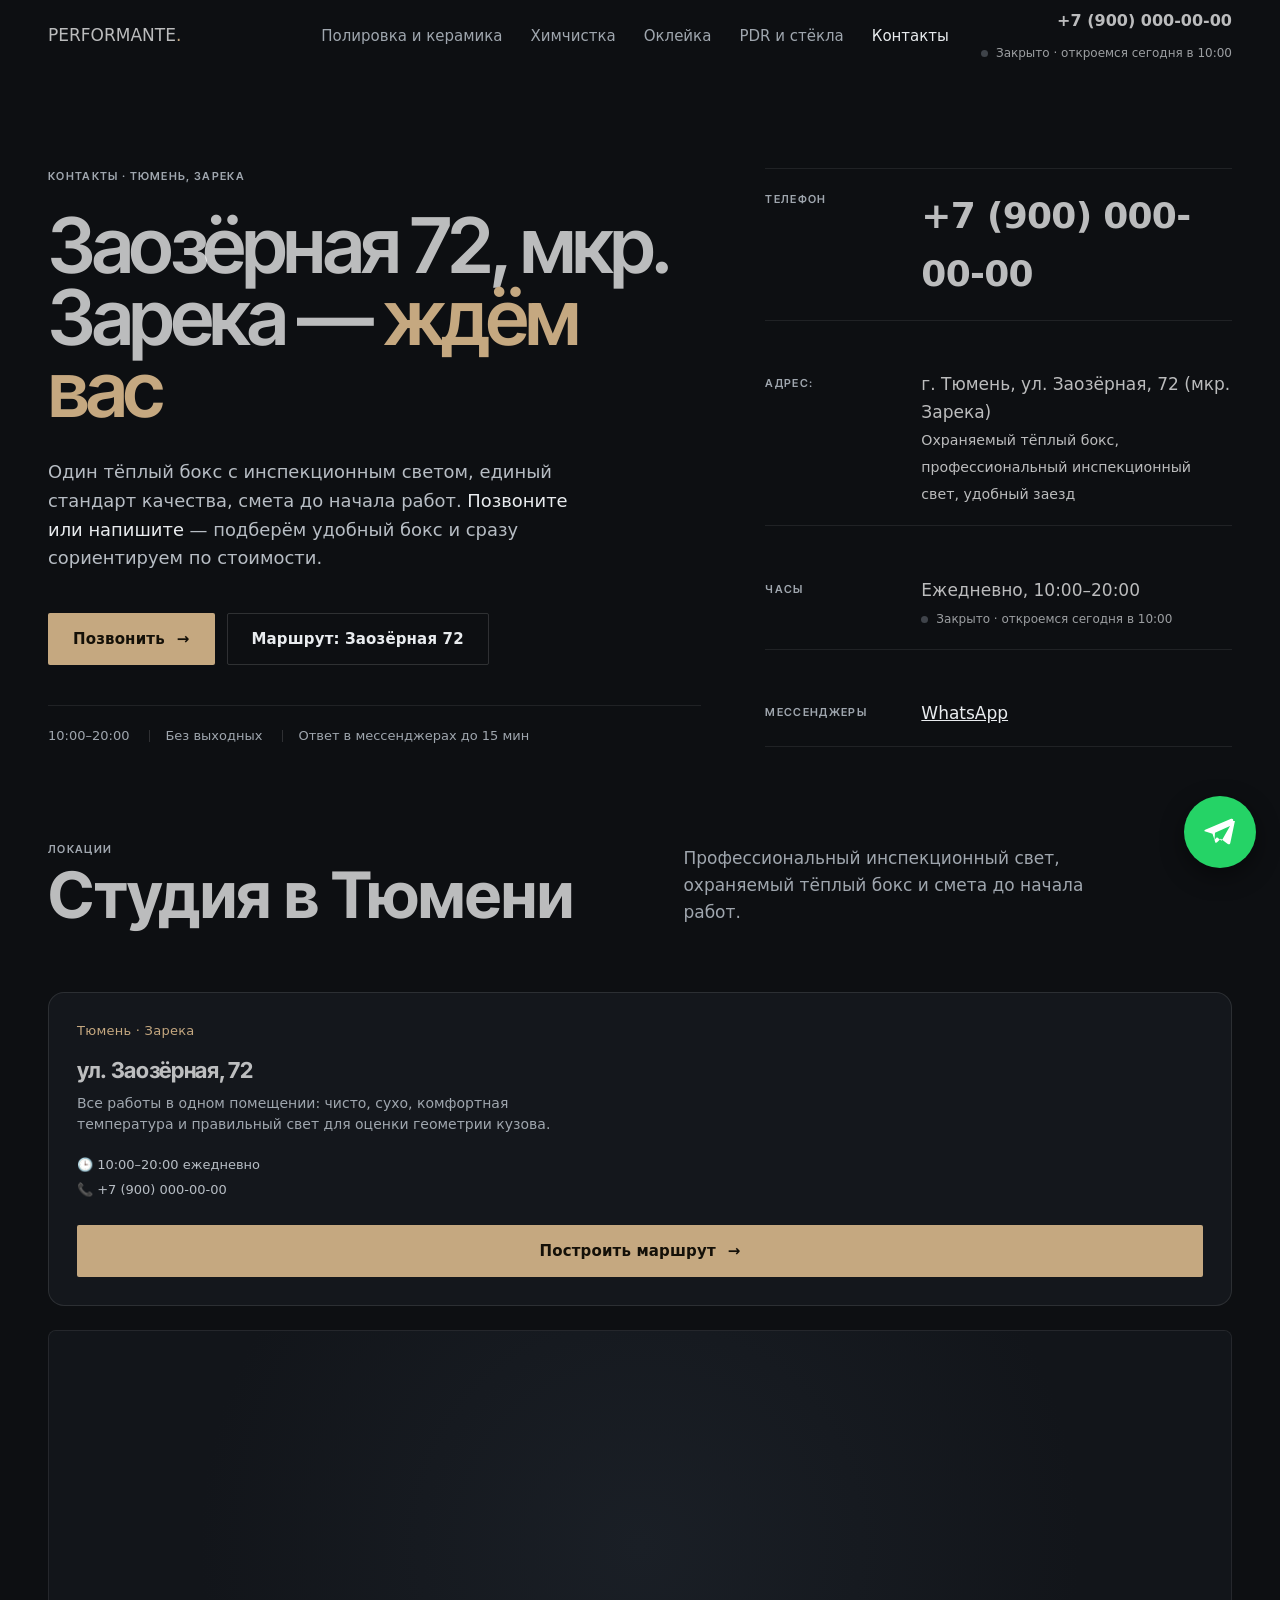
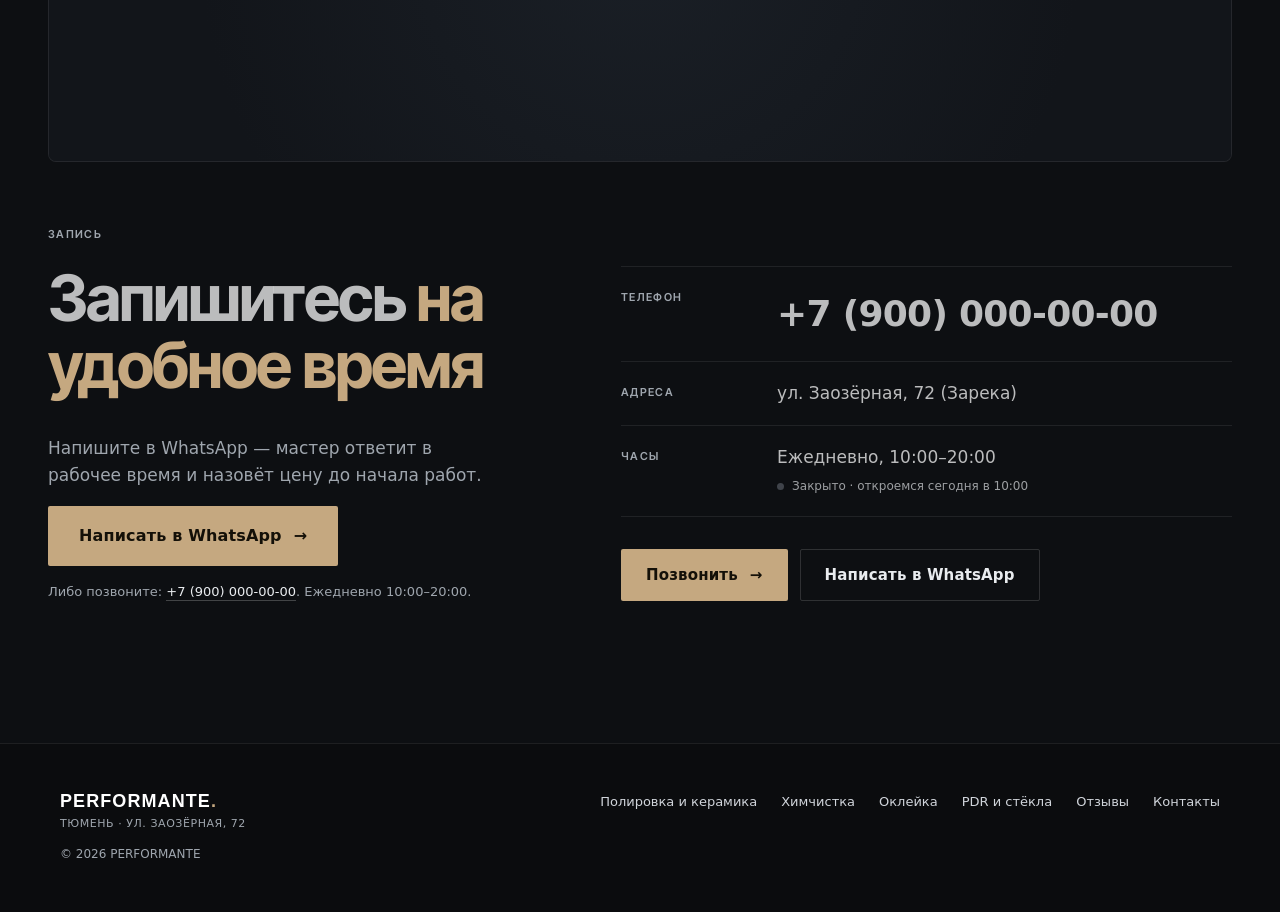
<file: kontakty.html>
<!DOCTYPE html>
<html lang="ru" class="no-js">
<head>
<meta charset="UTF-8">
<meta name="viewport" content="width=device-width, initial-scale=1, viewport-fit=cover">
<title>Контакты — ул. Заозёрная 72 | PERFORMANTE Тюмень</title>
<meta name="description" content="PERFORMANTE в Тюмени: ул. Заозёрная, 72. Телефон +7 (900) 000-00-00. Ежедневно 10:00–20:00. Запись на полировку, керамику, химчистку, оклейку и PDR.">
<meta name="theme-color" content="#0D0F12">
<meta property="og:type" content="website">
<meta property="og:title" content="Контакты PERFORMANTE — Тюмень, ул. Заозёрная 72">
<meta property="og:description" content="Телефон +7 (900) 000-00-00. Ежедневно 10:00–20:00. Смета до начала работ.">
<meta property="og:image" content="assets/logo.png">
<link rel="icon" href="assets/favicon.svg">

<link rel="preconnect" href="https://fonts.googleapis.com">
<link rel="preconnect" href="https://fonts.gstatic.com" crossorigin>
<link href="https://fonts.googleapis.com/css2?family=Inter+Tight:wght@400;500;600;700&family=IBM+Plex+Mono:wght@400;500&display=swap" rel="stylesheet">
<link rel="preconnect" href="https://images.unsplash.com">
<link rel="stylesheet" href="assets/style.css">

<script type="application/ld+json">
{
  "@context": "https://schema.org",
  "@type": "AutoWash",
  "name": "PERFORMANTE",
  "telephone": "+79000000000",
  "address": {
    "@type": "PostalAddress",
    "streetAddress": "ул. Заозёрная, 72 (мкр. Зарека)",
    "addressLocality": "Тюмень",
    "addressCountry": "RU"
  },
  "openingHoursSpecification": [{
    "@type": "OpeningHoursSpecification",
    "dayOfWeek": ["Monday","Tuesday","Wednesday","Thursday","Friday","Saturday","Sunday"],
    "opens": "10:00",
    "closes": "20:00"
  }],
  "geo": { "@type": "GeoCoordinates", "latitude": 56.7766, "longitude": 60.5912 }
}
</script>
</head>
<body>
<script>document.documentElement.classList.remove('no-js')</script>
<a class="skip" href="#main">Перейти к содержанию</a>

<!-- ===== Шапка ===== -->
<header class="header" id="header">
  <div class="wrap">
    <a class="logo" href="index.html" aria-label="PERFORMANTE DETAILING">
      <span class="logo-text">PERFORMANTE<span class="logo-accent">.</span></span>
    </a>
    <nav class="nav" aria-label="Основная навигация">
      <a href="keramika.html">Полировка и керамика</a>
      <a href="himchistka.html">Химчистка</a>
      <a href="okleyka.html">Оклейка</a>
      <a href="pdr-stekla.html">PDR и стёкла</a>
      <a href="kontakty.html" aria-current="page">Контакты</a>
    </nav>
    <div class="header-meta">
      <a class="header-phone" href="https://wa.me/79000000000?text=Здравствуйте!%20Хочу%20узнать%20стоимость%20детейлинга%20для%20моего%20авто" target="_blank" rel="noopener noreferrer">+7 (900) 000-00-00</a>
      <span class="status" data-status><span class="dot" aria-hidden="true"></span><span data-status-text>10:00–20:00 ежедневно</span></span>
    </div>
    <button class="burger" id="burger" aria-label="Открыть меню" aria-expanded="false" aria-controls="mnav">
      <span></span><span></span>
    </button>
  </div>
</header>

<nav class="mnav" id="mnav" aria-label="Мобильная навигация">
  <a href="keramika.html">Полировка и керамика</a>
  <a href="himchistka.html">Химчистка салона</a>
  <a href="okleyka.html">Оклейка плёнкой</a>
  <a href="pdr-stekla.html">PDR и стёкла</a>
  <a href="kontakty.html" aria-current="page">Контакты</a>
  <p class="mnav-meta">ул. Заозёрная, 72 · мкр. Зарека · 10:00–20:00 ежедневно</p>
</nav>

<main id="main">

  <!-- ===== Hero ===== -->
  <section class="hero" aria-labelledby="hero-title">
    <div class="wrap">
      <div class="hero-grid hero-grid--top" style="align-items:stretch">
        <div>
          <p class="label reveal"><span class="tick"></span>Контакты · Тюмень, Зарека</p>
          <h1 id="hero-title" class="reveal" style="margin-top:24px;font-size:clamp(40px,6vw,88px)">Заозёрная 72, мкр. Зарека — <span class="chrome">ждём вас</span></h1>
          <p class="hero-lead reveal">
            Один тёплый бокс с инспекционным светом, единый стандарт качества, смета до начала работ.
            <em>Позвоните или напишите</em> — подберём удобный бокс и сразу сориентируем по стоимости.
          </p>
          <div class="hero-cta reveal">
            <a class="btn btn-primary" href="https://wa.me/79000000000?text=Здравствуйте!%20Хочу%20узнать%20стоимость%20детейлинга%20для%20моего%20авто" target="_blank" rel="noopener noreferrer">Позвонить <span class="arr" aria-hidden="true">→</span></a>
            <a class="btn btn-ghost" target="_blank" rel="noopener"
               href="https://yandex.ru/maps/?text=%D0%A2%D1%8E%D0%BC%D0%B5%D0%BD%D1%8C%2C%20%D1%83%D0%BB.%20%D0%97%D0%B0%D0%BE%D0%B7%D1%91%D1%80%D0%BD%D0%B0%D1%8F%2C%2072">
               Маршрут: Заозёрная 72</a>
          </div>
          <div class="hero-facts reveal">
            <span>10:00–20:00</span>
            <span>Без выходных</span>
            <span>Ответ в мессенджерах до 15 мин</span>
          </div>
        </div>

        <div class="c-list reveal" style="margin:0;align-content:space-between">
          <div class="c-row">
            <span class="label">Телефон</span>
            <a class="c-phone" href="https://wa.me/79000000000?text=Здравствуйте!%20Хочу%20узнать%20стоимость%20детейлинга%20для%20моего%20авто" target="_blank" rel="noopener noreferrer">+7 (900) 000-00-00</a>
          </div>
          <div class="c-row">
            <span class="label">Адрес:</span>
            <p>г. Тюмень, ул. Заозёрная, 72 (мкр. Зарека)<br>
            <small>Охраняемый тёплый бокс, профессиональный инспекционный свет, удобный заезд</small></p>
          </div>
          <div class="c-row">
            <span class="label">Часы</span>
            <span>Ежедневно, 10:00–20:00<br>
              <span class="status" data-status style="margin-top:6px"><span class="dot" aria-hidden="true"></span><span data-status-text>—</span></span>
            </span>
          </div>
          <div class="c-row">
            <span class="label">Мессенджеры</span>
            <span>
              <a href="https://wa.me/79000000000?text=Здравствуйте!%20Хочу%20узнать%20стоимость%20детейлинга%20для%20моего%20авто" target="_blank" rel="noopener" style="color:var(--text); text-decoration:underline;">WhatsApp</a>
              
            </span>
          </div>
        </div>
      </div>
    </div>
  </section>

<!-- ===== Филиалы и локации ===== -->
<section class="section locate" aria-labelledby="map-title">
  <div class="wrap">
    <div class="section-head">
      <div>
        <p class="label reveal"><span class="tick"></span>Локации</p>
        <h2 id="map-title" class="reveal" style="margin-top:20px">Студия в&nbsp;Тюмени</h2>
      </div>
      <p class="reveal">Профессиональный инспекционный свет, охраняемый тёплый бокс и&nbsp;смета до&nbsp;начала работ.</p>
    </div>

    <div class="branches reveal">
<!-- Бокс: Заозёрная -->
      <article class="card">
        <div class="branch-head">
          <span class="mono">Тюмень · Зарека</span>
        </div>
        <h3>ул.&nbsp;Заозёрная, 72</h3>
        <p class="branch-desc">Все работы в одном помещении: чисто, сухо, комфортная температура и правильный свет для оценки геометрии кузова.</p>
        <div class="branch-info">
          <p>🕒 10:00–20:00 ежедневно</p>
          <p>📞 <a href="https://wa.me/79000000000?text=Здравствуйте!%20Хочу%20узнать%20стоимость%20детейлинга%20для%20моего%20авто" target="_blank" rel="noopener noreferrer">+7 (900) 000-00-00</a></p>
        </div>
        <a class="btn btn-primary" target="_blank" rel="noopener"
           href="https://yandex.ru/maps/?text=%D0%A2%D1%8E%D0%BC%D0%B5%D0%BD%D1%8C%2C%20%D1%83%D0%BB.%20%D0%97%D0%B0%D0%BE%D0%B7%D1%91%D1%80%D0%BD%D0%B0%D1%8F%2C%2072">
          Построить маршрут <span class="arr" aria-hidden="true">→</span>
        </a>
      </article>

    </div>

    <div class="map reveal" style="margin-top:24px">
      <iframe
        title="PERFORMANTE на карте: Тюмень, ул. Заозёрная, 72"
        loading="lazy"
        src="https://yandex.ru/map-widget/v1/?ll=65.529800%2C57.152300&z=17&pt=65.529800,57.152300&text=%D0%A2%D1%8E%D0%BC%D0%B5%D0%BD%D1%8C%2C%20%D1%83%D0%BB.%20%D0%97%D0%B0%D0%BE%D0%B7%D1%91%D1%80%D0%BD%D0%B0%D1%8F%2C%2072"></iframe>
    </div>
  </div>
</section>
  <!-- ===== Запись ===== -->
  <section class="section contacts" id="form" aria-labelledby="form-title">
    <div class="wrap contacts-grid">
      <div>
        <p class="label reveal"><span class="tick"></span>Запись</p>
        <h2 id="form-title" class="reveal" style="margin-top:20px">Запишитесь <span class="chrome">на удобное время</span></h2>

        <div class="lead-cta reveal">
          <p class="lead-cta-lead">Напишите в WhatsApp — мастер ответит в рабочее время и назовёт цену до начала работ.</p>
          <a class="btn btn-accent" href="https://wa.me/79000000000?text=%D0%97%D0%B4%D1%80%D0%B0%D0%B2%D1%81%D1%82%D0%B2%D1%83%D0%B9%D1%82%D0%B5%21%20%D0%A5%D0%BE%D1%87%D1%83%20%D0%B7%D0%B0%D0%BF%D0%B8%D1%81%D0%B0%D1%82%D1%8C%D1%81%D1%8F.%20%D0%90%D0%B2%D1%82%D0%BE%D0%BC%D0%BE%D0%B1%D0%B8%D0%BB%D1%8C%3A%20" target="_blank" rel="noopener">Написать в WhatsApp <span class="arr" aria-hidden="true">→</span></a>
          <p class="form-note">Либо позвоните: <a href="tel:+79000000000">+7 (900) 000-00-00</a>. Ежедневно 10:00–20:00.</p>
        </div>
      </div>

      <div>
        <div class="c-list reveal">
          <div class="c-row">
            <span class="label">Телефон</span>
            <a class="c-phone" href="https://wa.me/79000000000?text=Здравствуйте!%20Хочу%20узнать%20стоимость%20детейлинга%20для%20моего%20авто" target="_blank" rel="noopener noreferrer">+7 (900) 000-00-00</a>
          </div>
          <div class="c-row">
            <span class="label">Адреса</span>
            <span>ул. Заозёрная, 72 (Зарека)</span>
          </div>
          <div class="c-row">
            <span class="label">Часы</span>
            <span>Ежедневно, 10:00–20:00<br>
              <span class="status" data-status style="margin-top:6px"><span class="dot" aria-hidden="true"></span><span data-status-text>—</span></span>
            </span>
          </div>
        </div>
        <div class="c-cta reveal">
          <a class="btn btn-primary" href="https://wa.me/79000000000?text=Здравствуйте!%20Хочу%20узнать%20стоимость%20детейлинга%20для%20моего%20авто" target="_blank" rel="noopener noreferrer">Позвонить <span class="arr" aria-hidden="true">→</span></a>
          <a class="btn btn-ghost"
             href="https://wa.me/79000000000?text=Здравствуйте!%20Хочу%20узнать%20стоимость%20детейлинга%20для%20моего%20авто" target="_blank" rel="noopener">Написать в WhatsApp</a>
        </div>
      </div>
    </div>
  </section>
</main>

<!-- ===== Футер ===== -->
<footer class="footer">
    <div class="footer-container">
      <div class="footer-left">
        <a class="logo footer-logo" href="index.html" aria-label="PERFORMANTE">
          <span class="logo-title">PERFORMANTE<span class="logo-accent">.</span></span>
          <small>ТЮМЕНЬ · УЛ. ЗАОЗЁРНАЯ, 72</small>
        </a>
        <p class="footer-copy">© 2026 PERFORMANTE</p>
      </div>

      <nav class="footer-nav" aria-label="Навигация в подвале">
        <a href="keramika.html">Полировка и керамика</a>
        <a href="himchistka.html">Химчистка</a>
        <a href="okleyka.html">Оклейка</a>
        <a href="pdr-stekla.html">PDR и стёкла</a>
        <a href="index.html#reviews">Отзывы</a>
        <a href="kontakty.html">Контакты</a>
      </nav>
    </div>
  </footer>

<!-- ===== Липкая мобильная панель ===== -->
<div class="mbar" role="region" aria-label="Быстрая связь">
  <span class="status" data-status><span class="dot" aria-hidden="true"></span><span data-status-text>10:00–20:00</span></span>
  <a class="btn btn-primary" href="https://wa.me/79000000000?text=Здравствуйте!%20Хочу%20узнать%20стоимость%20детейлинга%20для%20моего%20авто" target="_blank" rel="noopener noreferrer">Позвонить</a>
  <a class="btn btn-ghost" href="https://wa.me/79000000000?text=Здравствуйте!%20Хочу%20узнать%20стоимость%20детейлинга%20для%20моего%20авто" target="_blank" rel="noopener noreferrer">Записаться</a>
</div>

<script>
(function () {
  'use strict';

  /* ---- Статус Открыто/Закрыто ---- */
  var OPEN = 10 * 60, CLOSE = 20 * 60;
  function ekbMinutes() {
    var parts = new Intl.DateTimeFormat('ru-RU', {
      timeZone: 'Asia/Yekaterinburg', hour: '2-digit', minute: '2-digit', hour12: false
    }).formatToParts(new Date());
    var h = 0, m = 0;
    parts.forEach(function (p) {
      if (p.type === 'hour') h = parseInt(p.value, 10) % 24;
      if (p.type === 'minute') m = parseInt(p.value, 10);
    });
    return h * 60 + m;
  }
  function updateStatus() {
    var now = ekbMinutes();
    var open = now >= OPEN && now < CLOSE;
    var text;
    if (open) {
      text = (CLOSE - now <= 60) ? 'Открыто · закрываемся в 20:00' : 'Открыто до 20:00';
    } else {
      text = now < OPEN ? 'Закрыто · откроемся сегодня в 10:00' : 'Закрыто · откроемся завтра в 10:00';
    }
    document.querySelectorAll('[data-status]').forEach(function (el) {
      el.classList.toggle('is-open', open);
      var t = el.querySelector('[data-status-text]');
      if (t) t.textContent = text;
    });
  }
  updateStatus();
  setInterval(updateStatus, 60000);

  /* ---- Шапка при скролле ---- */
  var header = document.getElementById('header');
  function onScroll() { header.classList.toggle('is-scrolled', window.scrollY > 8); }
  onScroll();
  window.addEventListener('scroll', onScroll, { passive: true });

  /* ---- Мобильное меню ---- */
  var burger = document.getElementById('burger');
  var mnav = document.getElementById('mnav');
  function setMenu(open) {
    burger.setAttribute('aria-expanded', String(open));
    burger.setAttribute('aria-label', open ? 'Закрыть меню' : 'Открыть меню');
    mnav.classList.toggle('is-open', open);
    document.body.style.overflow = open ? 'hidden' : '';
  }
  burger.addEventListener('click', function () {
    setMenu(burger.getAttribute('aria-expanded') !== 'true');
  });
  mnav.addEventListener('click', function (e) { if (e.target.tagName === 'A') setMenu(false); });
  document.addEventListener('keydown', function (e) {
    if (e.key === 'Escape' && mnav.classList.contains('is-open')) { setMenu(false); burger.focus(); }
  });

  /* ---- Фолбэк битых фото ---- */
  document.querySelectorAll('[data-img] img').forEach(function (img) {
    var box = img.closest('[data-img]');
    function broken() { box.classList.add('is-broken'); }
    if (img.complete && img.naturalWidth === 0) broken();
    img.addEventListener('error', broken);
  });

  /* ---- Появление блоков ---- */
  var targets = document.querySelectorAll('.reveal, .hero-photo');
  if ('IntersectionObserver' in window) {
    var io = new IntersectionObserver(function (entries) {
      entries.forEach(function (en) {
        if (en.isIntersecting) { en.target.classList.add('is-in'); io.unobserve(en.target); }
      });
    }, { rootMargin: '0px 0px -8% 0px', threshold: 0.08 });
    targets.forEach(function (el) { io.observe(el); });
  } else {
    targets.forEach(function (el) { el.classList.add('is-in'); });
  }

  /* ---- Год ---- */
  var y = document.getElementById('year');
  if (y) y.textContent = new Date().getFullYear();
})();
</script>
  <div class="floating-messengers" aria-label="Быстрая связь в мессенджерах">
    <a class="fm-wa" href="https://wa.me/79000000000?text=Здравствуйте!%20Хочу%20узнать%20стоимость%20детейлинга%20для%20моего%20авто" target="_blank" rel="noopener" aria-label="Написать в WhatsApp">
      <svg viewBox="0 0 24 24" fill="currentColor" aria-hidden="true"><path d="M21.94 4.6 18.9 19.16c-.23 1.03-.84 1.28-1.7.8l-4.7-3.47-2.27 2.18c-.25.25-.46.46-.94.46-.47 0-.4-.18-.56-.63L6.99 13.2l-4.66-1.46c-1.01-.31-1.03-1 .21-1.48L19.42 3.2c.83-.31 1.63.19 1.35 1.4h.17ZM8.66 12.53l-.32 4.6 1.63-1.6 3.13 2.31 5.6-9.9-10.04 4.59Z"/></svg>
    </a>
  </div>
</body>
</html>
</file>
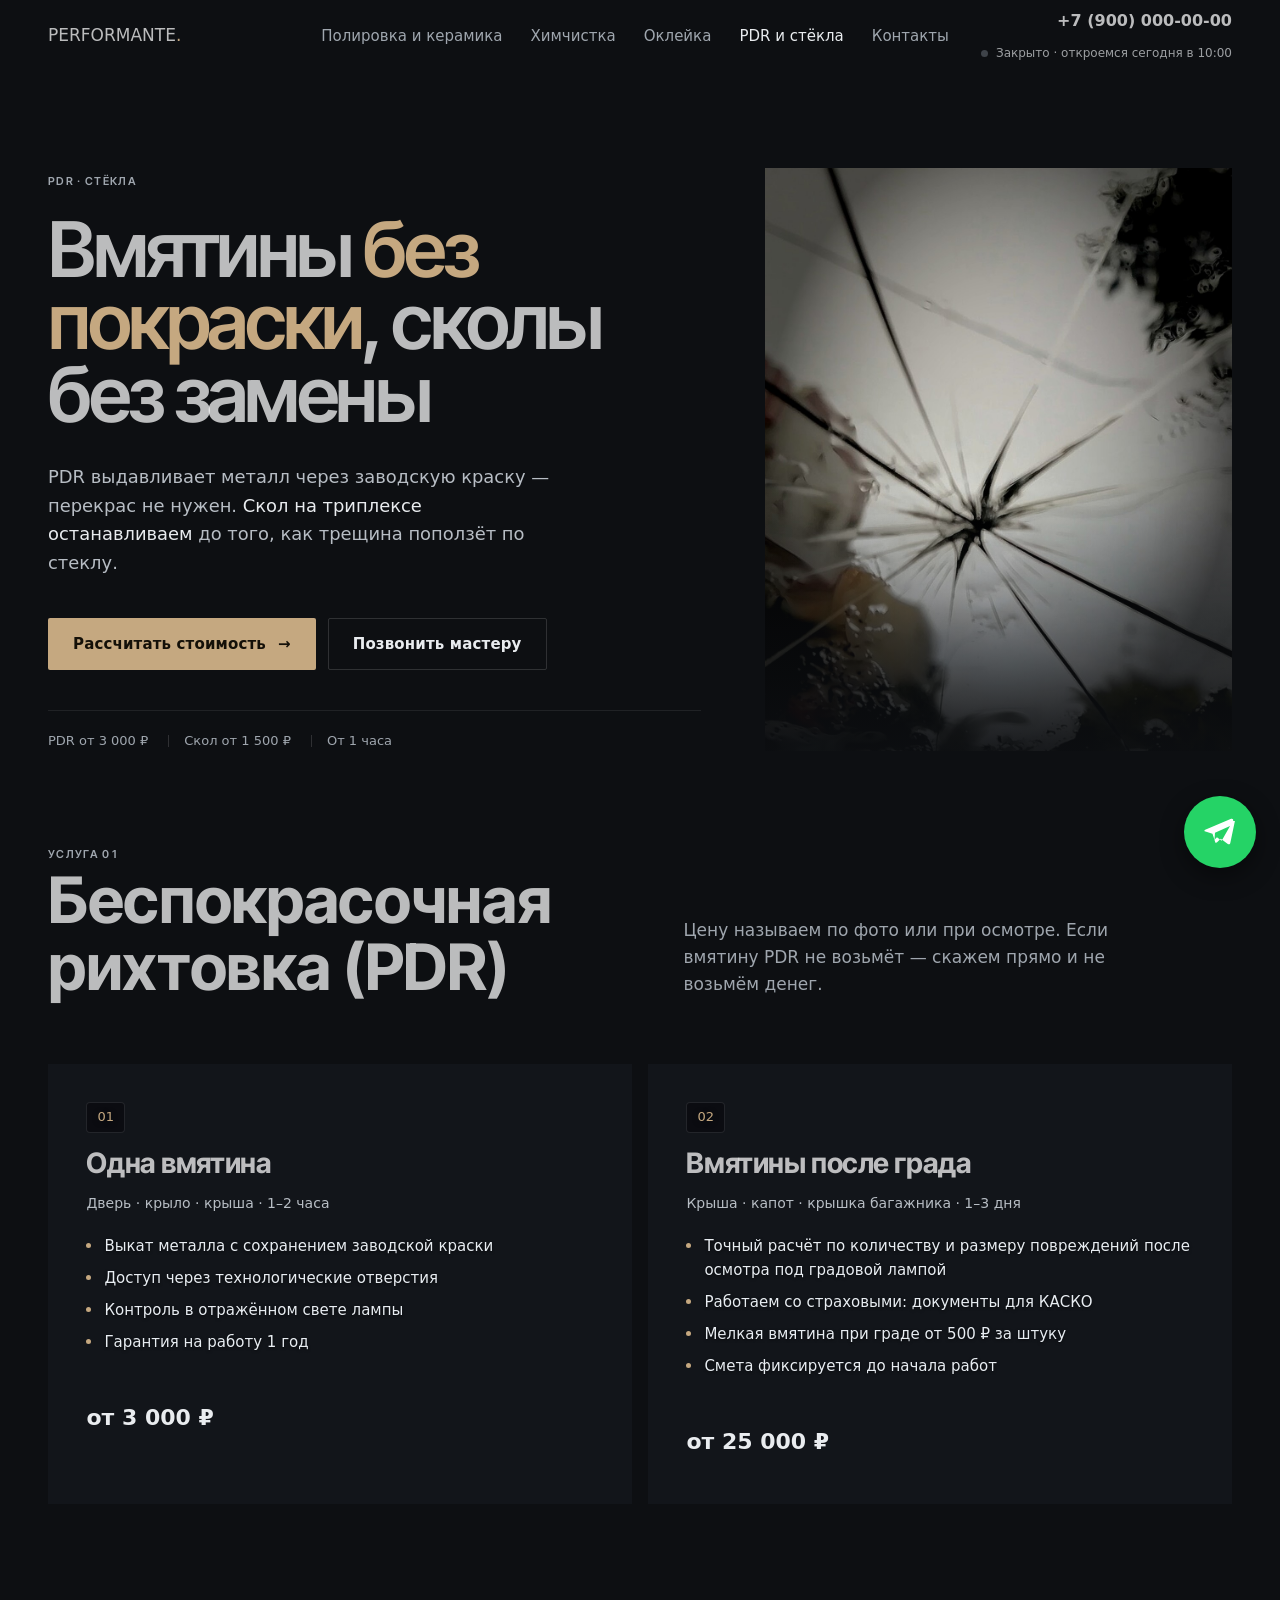
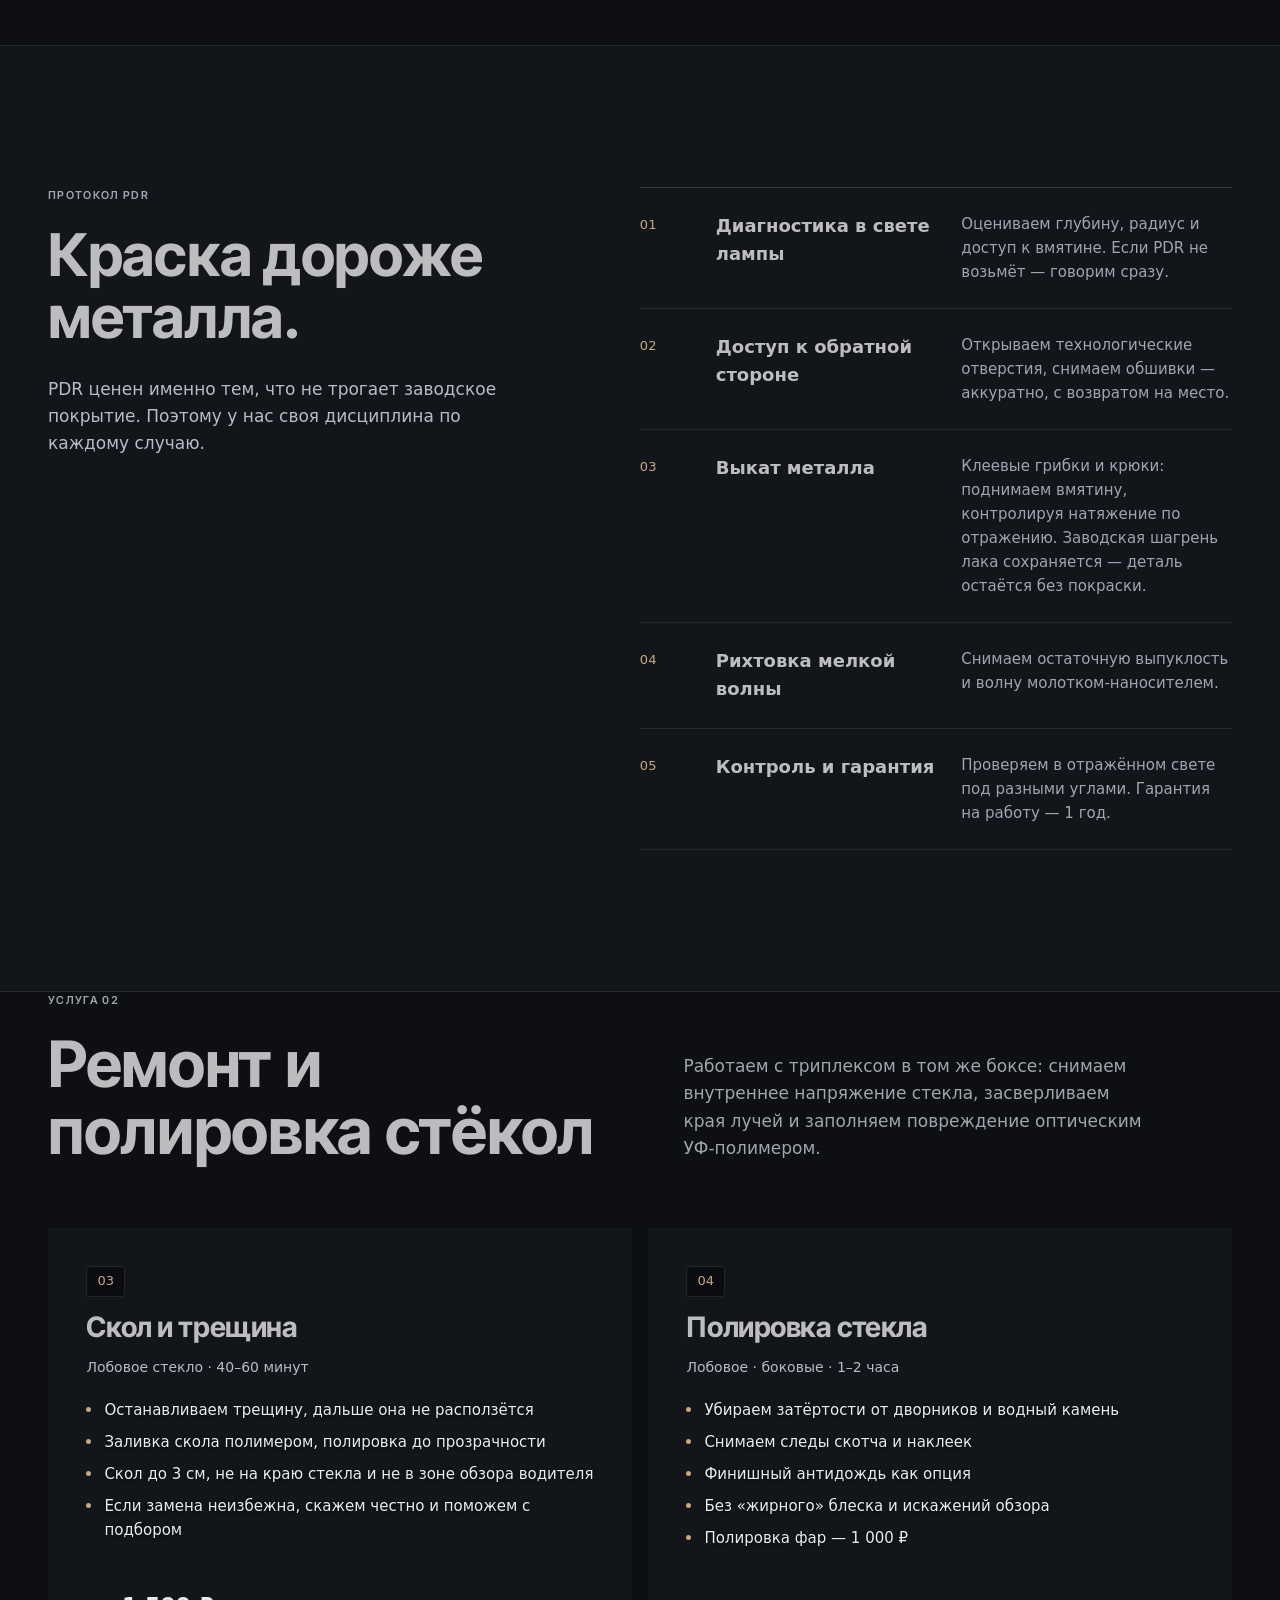
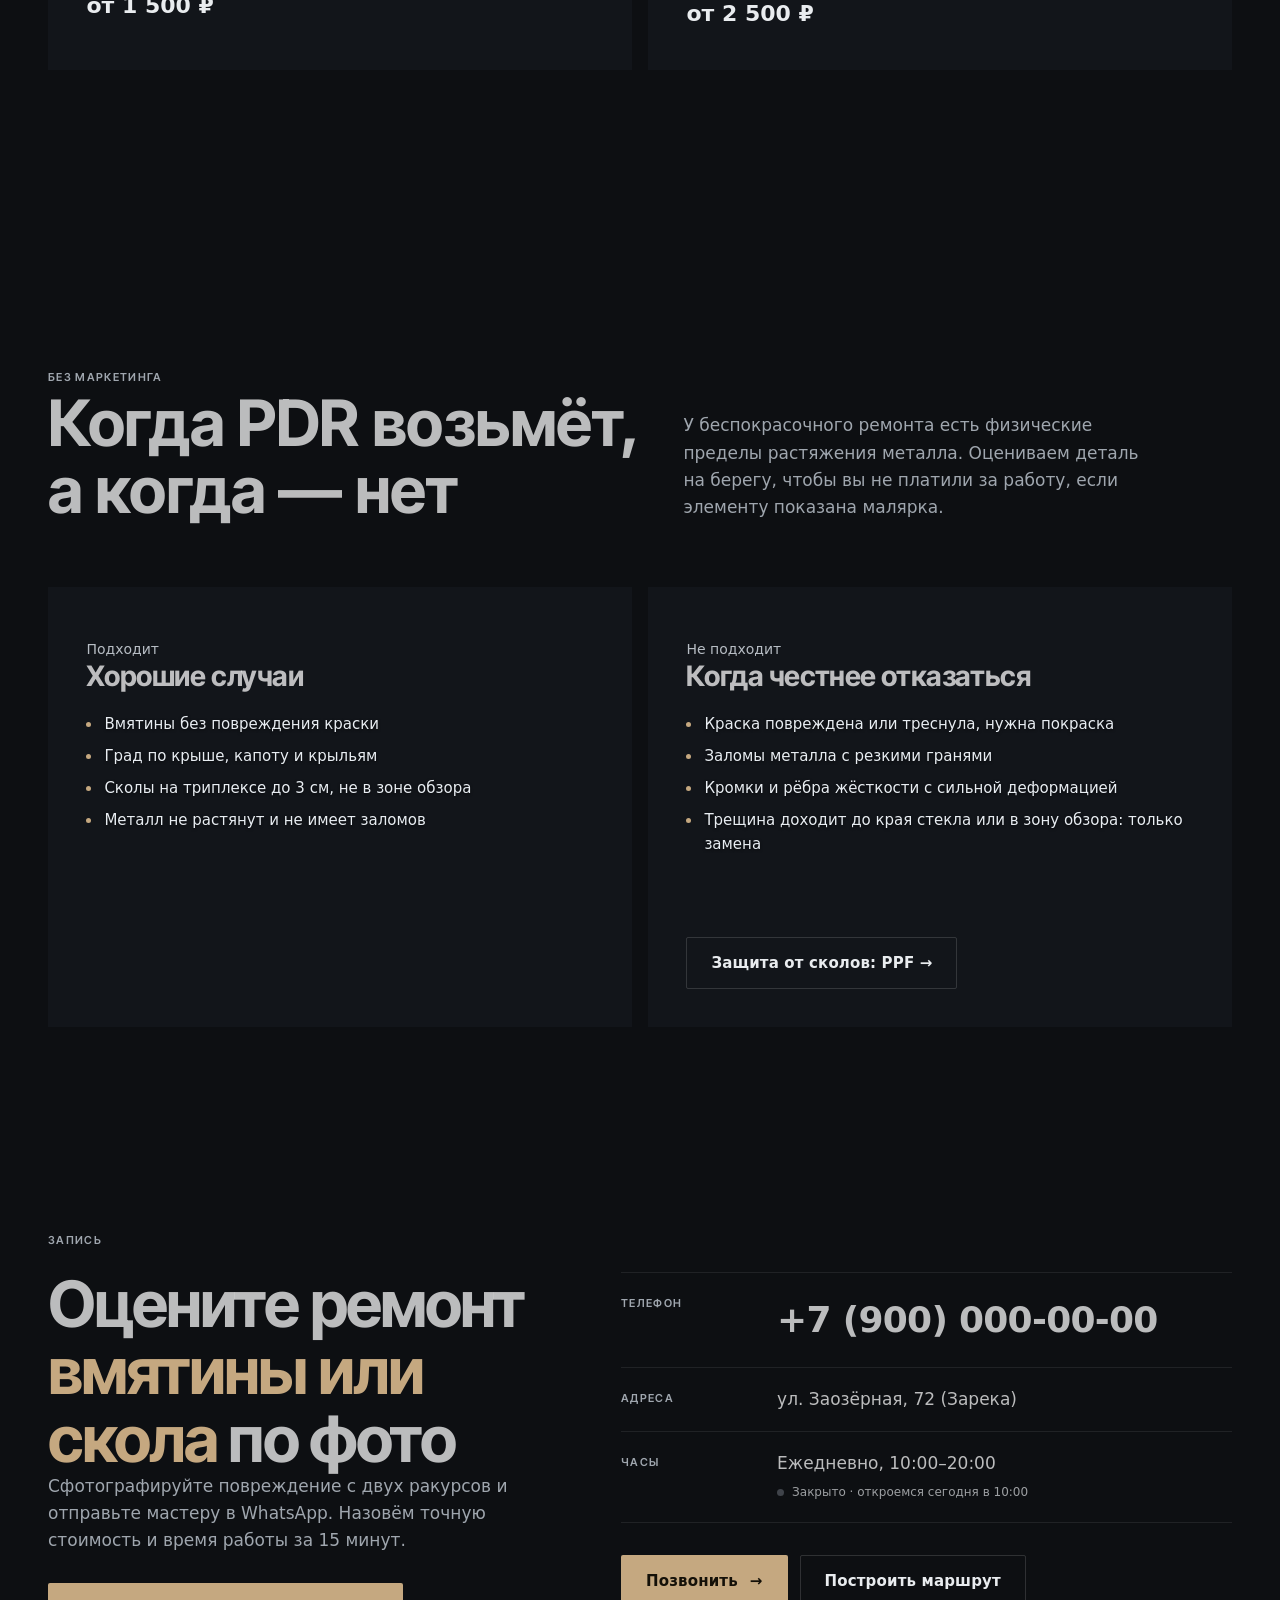
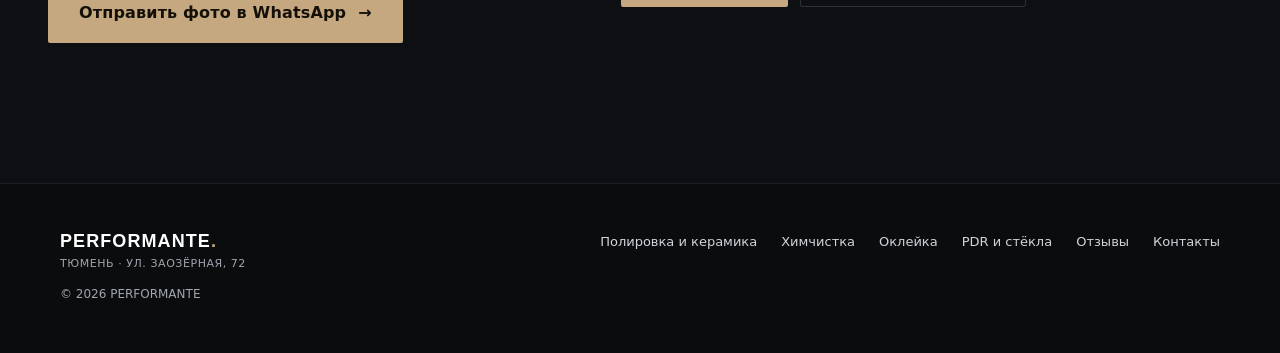
<file: pdr-stekla.html>
<!DOCTYPE html>
<html lang="ru" class="no-js">
<head>
<meta charset="UTF-8">
<meta name="viewport" content="width=device-width, initial-scale=1, viewport-fit=cover">
<title>PDR и ремонт стёкол, от 1 500 ₽ | PERFORMANTE</title>
<meta name="description" content="Беспокрасочное удаление вмятин (PDR) и ремонт сколов лобового стекла в Тюмени. Остановка трещин триплекса, сохранение заводской краски. Смета до начала работ.">
<meta name="theme-color" content="#0D0F12">
<meta property="og:type" content="website">
<meta property="og:title" content="PDR и ремонт стёкол — PERFORMANTE">
<meta property="og:description" content="Вмятины без покраски, сколы без замены стекла. Заводская краска сохраняется, смета до начала работ.">
<meta property="og:image" content="assets/logo.png">
<link rel="icon" href="assets/favicon.svg">

<link rel="preconnect" href="https://fonts.googleapis.com">
<link rel="preconnect" href="https://fonts.gstatic.com" crossorigin>
<link href="https://fonts.googleapis.com/css2?family=Inter+Tight:wght@400;500;600;700&family=IBM+Plex+Mono:wght@400;500&display=swap" rel="stylesheet">
<link rel="preconnect" href="https://images.unsplash.com">
<link rel="stylesheet" href="assets/style.css">

<script type="application/ld+json">
{
  "@context": "https://schema.org",
  "@type": "Service",
  "name": "PDR и ремонт стёкол",
  "provider": {
    "@type": "AutoWash",
    "name": "PERFORMANTE",
    "telephone": "+79000000000",
    "address": {
      "@type": "PostalAddress",
      "streetAddress": "ул. Заозёрная, 72 (мкр. Зарека)",
      "addressLocality": "Тюмень",
      "addressCountry": "RU"
    }
  },
  "offers": {
    "@type": "Offer",
    "priceCurrency": "RUB",
    "price": "1500",
    "priceSpecification": { "@type": "PriceSpecification", "minPrice": "1500", "priceCurrency": "RUB" }
  }
}
</script>
</head>
<body>
<script>document.documentElement.classList.remove('no-js')</script>
<a class="skip" href="#main">Перейти к содержанию</a>

<!-- ===== Шапка ===== -->
<header class="header" id="header">
  <div class="wrap">
    <a class="logo" href="index.html" aria-label="PERFORMANTE DETAILING">
      <span class="logo-text">PERFORMANTE<span class="logo-accent">.</span></span>
    </a>
    <nav class="nav" aria-label="Основная навигация">
      <a href="keramika.html">Полировка и керамика</a>
      <a href="himchistka.html">Химчистка</a>
      <a href="okleyka.html">Оклейка</a>
      <a href="pdr-stekla.html" aria-current="page">PDR и стёкла</a>
      <a href="kontakty.html">Контакты</a>
    </nav>
    <div class="header-meta">
      <a class="header-phone" href="https://wa.me/79000000000?text=Здравствуйте!%20Хочу%20узнать%20стоимость%20детейлинга%20для%20моего%20авто" target="_blank" rel="noopener noreferrer">+7 (900) 000-00-00</a>
      <span class="status" data-status><span class="dot" aria-hidden="true"></span><span data-status-text>10:00–20:00 ежедневно</span></span>
    </div>
    <button class="burger" id="burger" aria-label="Открыть меню" aria-expanded="false" aria-controls="mnav">
      <span></span><span></span>
    </button>
  </div>
</header>

<nav class="mnav" id="mnav" aria-label="Мобильная навигация">
  <a href="keramika.html">Полировка и керамика</a>
  <a href="himchistka.html">Химчистка салона</a>
  <a href="okleyka.html">Оклейка плёнкой</a>
  <a href="pdr-stekla.html" aria-current="page">PDR и стёкла</a>
      <a href="kontakty.html">Контакты</a>
  <p class="mnav-meta">ул. Заозёрная, 72 · мкр. Зарека · 10:00–20:00 ежедневно</p>
</nav>

<main id="main">

  <!-- ===== Hero ===== -->
  <section class="hero" aria-labelledby="hero-title">
    <div class="wrap">
      <div class="hero-grid">
        <div>
          <p class="label reveal"><span class="tick"></span>PDR · Стёкла</p>
          <h1 id="hero-title" class="reveal" style="margin-top:24px;font-size:clamp(40px,6vw,88px)">Вмятины <span class="chrome">без покраски</span>, сколы без замены</h1>
          <p class="hero-lead reveal">
            PDR выдавливает металл через заводскую краску — перекрас не нужен.
            <em>Скол на триплексе останавливаем</em> до того, как трещина поползёт по стеклу.
          </p>
          <div class="hero-cta reveal">
            <a class="btn btn-primary" href="https://wa.me/79000000000?text=Здравствуйте!%20Хочу%20узнать%20стоимость%20детейлинга%20для%20моего%20авто" target="_blank" rel="noopener noreferrer">Рассчитать стоимость <span class="arr" aria-hidden="true">→</span></a>
            <a class="btn btn-ghost" href="https://wa.me/79000000000?text=Здравствуйте!%20Хочу%20узнать%20стоимость%20детейлинга%20для%20моего%20авто" target="_blank" rel="noopener noreferrer">Позвонить мастеру</a>
          </div>
          <div class="hero-facts reveal">
            <span>PDR от 3 000 ₽</span>
            <span>Скол от 1 500 ₽</span>
            <span>От 1 часа</span>
          </div>
        </div>

        <figure class="hero-photo reveal" style="margin:0" data-img>
          <img
            src="assets/pdr-hero.jpg"
            alt="Скол-звезда на лобовом стекле автомобиля — ремонт трещины без замены стекла"
            width="1400" height="1750" fetchpriority="high">
        </figure>
      </div>
    </div>
  </section>

  <!-- ===== Услуга 1: PDR ===== -->
  <section class="section" id="prices" aria-labelledby="prices-title">
    <div class="wrap">
      <div class="section-head">
        <div>
          <p class="label reveal"><span class="tick"></span>Услуга 01</p>
          <h2 id="prices-title" class="reveal" style="margin-top:20px">Беспокрасочная рихтовка (PDR)</h2>
        </div>
        <p class="reveal">Цену называем по фото или при осмотре. Если вмятину PDR не возьмёт — скажем прямо и не возьмём денег.</p>
      </div>

      <div class="duo">
        <article class="card reveal">
          <div class="card-body">
            <p class="num mono">01</p>
            <h3>Одна вмятина</h3>
            <p class="card-meta">Дверь · крыло · крыша · 1–2 часа</p>
            <ul class="bullets">
              <li>Выкат металла с сохранением заводской краски</li>
              <li>Доступ через технологические отверстия</li>
              <li>Контроль в отражённом свете лампы</li>
              <li>Гарантия на работу 1 год</li>
            </ul>
            <span class="price">от 3 000 ₽</span>
          </div>
        </article>

        <article class="card reveal">
          <div class="card-body">
            <p class="num mono">02</p>
            <h3>Вмятины после града</h3>
            <p class="card-meta">Крыша · капот · крышка багажника · 1–3 дня</p>
            <ul class="bullets">
              <li>Точный расчёт по количеству и размеру повреждений после осмотра под градовой лампой</li>
              <li>Работаем со страховыми: документы для КАСКО</li>
              <li>Мелкая вмятина при граде от 500 ₽ за штуку</li>
              <li>Смета фиксируется до начала работ</li>
            </ul>
            <span class="price">от 25 000 ₽</span>
          </div>
        </article>
      </div>
    </div>
  </section>

  <!-- ===== Протокол PDR ===== -->
  <section class="section protocol" aria-labelledby="protocol-title">
    <div class="wrap protocol-grid">
      <div>
        <p class="label reveal"><span class="tick"></span>Протокол PDR</p>
        <h2 id="protocol-title" class="reveal" style="margin-top:20px">Краска дороже металла.</h2>
        <p class="lead reveal">PDR ценен именно тем, что не трогает заводское покрытие. Поэтому у нас своя дисциплина по каждому случаю.</p>
      </div>

      <dl class="sheet reveal">
        <div class="sheet-row">
          <span class="step mono">01</span>
          <dt>Диагностика в свете лампы</dt>
          <dd>Оцениваем глубину, радиус и доступ к вмятине. Если PDR не возьмёт — говорим сразу.</dd>
        </div>
        <div class="sheet-row">
          <span class="step mono">02</span>
          <dt>Доступ к обратной стороне</dt>
          <dd>Открываем технологические отверстия, снимаем обшивки — аккуратно, с возвратом на место.</dd>
        </div>
        <div class="sheet-row">
          <span class="step mono">03</span>
          <dt>Выкат металла</dt>
          <dd>Клеевые грибки и крюки: поднимаем вмятину, контролируя натяжение по отражению. Заводская шагрень лака сохраняется — деталь остаётся без покраски.</dd>
        </div>
        <div class="sheet-row">
          <span class="step mono">04</span>
          <dt>Рихтовка мелкой волны</dt>
          <dd>Снимаем остаточную выпуклость и волну молотком-наносителем.</dd>
        </div>
        <div class="sheet-row">
          <span class="step mono">05</span>
          <dt>Контроль и гарантия</dt>
          <dd>Проверяем в отражённом свете под разными углами. Гарантия на работу — 1 год.</dd>
        </div>
      </dl>
    </div>
  </section>

  <!-- ===== Разделитель услуг ===== -->
  <section class="section" aria-labelledby="glass-title" style="padding-top:0">
    <div class="wrap">
      <div class="section-head">
        <div>
          <p class="label reveal"><span class="tick"></span>Услуга 02</p>
          <h2 id="glass-title" class="reveal" style="margin-top:20px">Ремонт и полировка стёкол</h2>
        </div>
        <p class="reveal">Работаем с триплексом в том же боксе: снимаем внутреннее напряжение стекла, засверливаем края лучей и заполняем повреждение оптическим УФ-полимером.</p>
      </div>

      <div class="duo">
        <article class="card reveal">
          <div class="card-body">
            <p class="num mono">03</p>
            <h3>Скол и трещина</h3>
            <p class="card-meta">Лобовое стекло · 40–60 минут</p>
            <ul class="bullets">
              <li>Останавливаем трещину, дальше она не расползётся</li>
              <li>Заливка скола полимером, полировка до прозрачности</li>
              <li>Скол до 3 см, не на краю стекла и не в зоне обзора водителя</li>
              <li>Если замена неизбежна, скажем честно и поможем с подбором</li>
            </ul>
            <span class="price">от 1 500 ₽</span>
          </div>
        </article>

        <article class="card reveal">
          <div class="card-body">
            <p class="num mono">04</p>
            <h3>Полировка стекла</h3>
            <p class="card-meta">Лобовое · боковые · 1–2 часа</p>
            <ul class="bullets">
              <li>Убираем затёртости от дворников и водный камень</li>
              <li>Снимаем следы скотча и наклеек</li>
              <li>Финишный антидождь как опция</li>
              <li>Без «жирного» блеска и искажений обзора</li>
              <li>Полировка фар — 1 000 ₽</li>
            </ul>
            <span class="price">от 2 500 ₽</span>
          </div>
        </article>
      </div>
    </div>
  </section>


  <!-- ===== Честность ===== -->
  <section class="section" aria-labelledby="honest-title">
    <div class="wrap">
      <div class="section-head">
        <div>
          <p class="label reveal"><span class="tick"></span>Без маркетинга</p>
          <h2 id="honest-title" class="reveal" style="margin-top:20px">Когда PDR возьмёт, а когда — нет</h2>
        </div>
        <p class="reveal">У беспокрасочного ремонта есть физические пределы растяжения металла. Оцениваем деталь на берегу, чтобы вы не платили за работу, если элементу показана малярка.</p>
      </div>

      <div class="duo">
        <article class="card reveal">
          <div class="card-body">
            <p class="card-meta">Подходит</p>
            <h3>Хорошие случаи</h3>
            <ul class="bullets">
              <li>Вмятины без повреждения краски</li>
              <li>Град по крыше, капоту и крыльям</li>
              <li>Сколы на триплексе до 3 см, не в зоне обзора</li>
              <li>Металл не растянут и не имеет заломов</li>
            </ul>
          </div>
        </article>
        <article class="card reveal">
          <div class="card-body">
            <p class="card-meta">Не подходит</p>
            <h3>Когда честнее отказаться</h3>
            <ul class="bullets">
              <li>Краска повреждена или треснула, нужна покраска</li>
              <li>Заломы металла с резкими гранями</li>
              <li>Кромки и рёбра жёсткости с сильной деформацией</li>
              <li>Трещина доходит до края стекла или в зону обзора: только замена</li>
            </ul>
            <a class="btn btn-ghost duo-cta" href="okleyka.html">Защита от сколов: PPF →</a>
          </div>
        </article>
      </div>
    </div>
  </section>

  <!-- ===== Запись ===== -->
  <section class="section contacts" id="form" aria-labelledby="form-title">
    <div class="wrap contacts-grid">
      <div>
        <p class="label reveal"><span class="tick"></span>Запись</p>
        <h2 id="form-title" class="reveal" style="margin-top:20px">Оцените ремонт <span class="chrome">вмятины или скола</span> по фото</h2>

        <p class="form-sub reveal">Сфотографируйте повреждение с двух ракурсов и отправьте мастеру в WhatsApp. Назовём точную стоимость и время работы за 15 минут.</p>
        <a class="btn btn-accent reveal" href="https://wa.me/79000000000?text=Здравствуйте!%20Хочу%20оценить%20стоимость%20ремонта%20по%20фото" target="_blank" rel="noopener noreferrer">Отправить фото в WhatsApp <span class="arr" aria-hidden="true">→</span></a>
      </div>

      <div>
        <div class="c-list reveal">
          <div class="c-row">
            <span class="label">Телефон</span>
            <a class="c-phone" href="https://wa.me/79000000000?text=Здравствуйте!%20Хочу%20узнать%20стоимость%20детейлинга%20для%20моего%20авто" target="_blank" rel="noopener noreferrer">+7 (900) 000-00-00</a>
          </div>
          <div class="c-row">
            <span class="label">Адреса</span>
            <span>ул. Заозёрная, 72 (Зарека)</span>
          </div>
          <div class="c-row">
            <span class="label">Часы</span>
            <span>Ежедневно, 10:00–20:00<br>
              <span class="status" data-status style="margin-top:6px"><span class="dot" aria-hidden="true"></span><span data-status-text>—</span></span>
            </span>
          </div>
        </div>
        <div class="c-cta reveal">
          <a class="btn btn-primary" href="https://wa.me/79000000000?text=Здравствуйте!%20Хочу%20узнать%20стоимость%20детейлинга%20для%20моего%20авто" target="_blank" rel="noopener noreferrer">Позвонить <span class="arr" aria-hidden="true">→</span></a>
          <a class="btn btn-ghost" target="_blank" rel="noopener"
             href="https://yandex.ru/maps/?text=%D0%A2%D1%8E%D0%BC%D0%B5%D0%BD%D1%8C%2C%20%D1%83%D0%BB.%20%D0%97%D0%B0%D0%BE%D0%B7%D1%91%D1%80%D0%BD%D0%B0%D1%8F%2C%2072">
             Построить маршрут</a>
        </div>
      </div>
    </div>
  </section>
</main>

<!-- ===== Футер ===== -->
<footer class="footer">
    <div class="footer-container">
      <div class="footer-left">
        <a class="logo footer-logo" href="index.html" aria-label="PERFORMANTE">
          <span class="logo-title">PERFORMANTE<span class="logo-accent">.</span></span>
          <small>ТЮМЕНЬ · УЛ. ЗАОЗЁРНАЯ, 72</small>
        </a>
        <p class="footer-copy">© 2026 PERFORMANTE</p>
      </div>

      <nav class="footer-nav" aria-label="Навигация в подвале">
        <a href="keramika.html">Полировка и керамика</a>
        <a href="himchistka.html">Химчистка</a>
        <a href="okleyka.html">Оклейка</a>
        <a href="pdr-stekla.html">PDR и стёкла</a>
        <a href="index.html#reviews">Отзывы</a>
        <a href="kontakty.html">Контакты</a>
      </nav>
    </div>
  </footer>

<!-- ===== Липкая мобильная панель ===== -->
<div class="mbar" role="region" aria-label="Быстрая связь">
  <span class="status" data-status><span class="dot" aria-hidden="true"></span><span data-status-text>10:00–20:00</span></span>
  <a class="btn btn-primary" href="https://wa.me/79000000000?text=Здравствуйте!%20Хочу%20узнать%20стоимость%20детейлинга%20для%20моего%20авто" target="_blank" rel="noopener noreferrer">Позвонить</a>
  <a class="btn btn-ghost" href="https://wa.me/79000000000?text=Здравствуйте!%20Хочу%20узнать%20стоимость%20детейлинга%20для%20моего%20авто" target="_blank" rel="noopener noreferrer">Записаться</a>
</div>

<script>
(function () {
  'use strict';

  /* ---- Статус Открыто/Закрыто ---- */
  var OPEN = 10 * 60, CLOSE = 20 * 60;
  function ekbMinutes() {
    var parts = new Intl.DateTimeFormat('ru-RU', {
      timeZone: 'Asia/Yekaterinburg', hour: '2-digit', minute: '2-digit', hour12: false
    }).formatToParts(new Date());
    var h = 0, m = 0;
    parts.forEach(function (p) {
      if (p.type === 'hour') h = parseInt(p.value, 10) % 24;
      if (p.type === 'minute') m = parseInt(p.value, 10);
    });
    return h * 60 + m;
  }
  function updateStatus() {
    var now = ekbMinutes();
    var open = now >= OPEN && now < CLOSE;
    var text;
    if (open) {
      text = (CLOSE - now <= 60) ? 'Открыто · закрываемся в 20:00' : 'Открыто до 20:00';
    } else {
      text = now < OPEN ? 'Закрыто · откроемся сегодня в 10:00' : 'Закрыто · откроемся завтра в 10:00';
    }
    document.querySelectorAll('[data-status]').forEach(function (el) {
      el.classList.toggle('is-open', open);
      var t = el.querySelector('[data-status-text]');
      if (t) t.textContent = text;
    });
  }
  updateStatus();
  setInterval(updateStatus, 60000);

  /* ---- Шапка при скролле ---- */
  var header = document.getElementById('header');
  function onScroll() { header.classList.toggle('is-scrolled', window.scrollY > 8); }
  onScroll();
  window.addEventListener('scroll', onScroll, { passive: true });

  /* ---- Мобильное меню ---- */
  var burger = document.getElementById('burger');
  var mnav = document.getElementById('mnav');
  function setMenu(open) {
    burger.setAttribute('aria-expanded', String(open));
    burger.setAttribute('aria-label', open ? 'Закрыть меню' : 'Открыть меню');
    mnav.classList.toggle('is-open', open);
    document.body.style.overflow = open ? 'hidden' : '';
  }
  burger.addEventListener('click', function () {
    setMenu(burger.getAttribute('aria-expanded') !== 'true');
  });
  mnav.addEventListener('click', function (e) { if (e.target.tagName === 'A') setMenu(false); });
  document.addEventListener('keydown', function (e) {
    if (e.key === 'Escape' && mnav.classList.contains('is-open')) { setMenu(false); burger.focus(); }
  });

  /* ---- Фолбэк битых фото ---- */
  document.querySelectorAll('[data-img] img').forEach(function (img) {
    var box = img.closest('[data-img]');
    function broken() { box.classList.add('is-broken'); }
    if (img.complete && img.naturalWidth === 0) broken();
    img.addEventListener('error', broken);
  });

  /* ---- Появление блоков ---- */
  var targets = document.querySelectorAll('.reveal, .hero-photo');
  if ('IntersectionObserver' in window) {
    var io = new IntersectionObserver(function (entries) {
      entries.forEach(function (en) {
        if (en.isIntersecting) { en.target.classList.add('is-in'); io.unobserve(en.target); }
      });
    }, { rootMargin: '0px 0px -8% 0px', threshold: 0.08 });
    targets.forEach(function (el) { io.observe(el); });
  } else {
    targets.forEach(function (el) { el.classList.add('is-in'); });
  }


  /* ---- Год ---- */
  var y = document.getElementById('year');
  if (y) y.textContent = new Date().getFullYear();
})();
</script>
  <div class="floating-messengers" aria-label="Быстрая связь в мессенджерах">
    <a class="fm-wa" href="https://wa.me/79000000000?text=Здравствуйте!%20Хочу%20узнать%20стоимость%20детейлинга%20для%20моего%20авто" target="_blank" rel="noopener" aria-label="Написать в WhatsApp">
      <svg viewBox="0 0 24 24" fill="currentColor" aria-hidden="true"><path d="M21.94 4.6 18.9 19.16c-.23 1.03-.84 1.28-1.7.8l-4.7-3.47-2.27 2.18c-.25.25-.46.46-.94.46-.47 0-.4-.18-.56-.63L6.99 13.2l-4.66-1.46c-1.01-.31-1.03-1 .21-1.48L19.42 3.2c.83-.31 1.63.19 1.35 1.4h.17ZM8.66 12.53l-.32 4.6 1.63-1.6 3.13 2.31 5.6-9.9-10.04 4.59Z"/></svg>
    </a>
  </div>
</body>
</html>
</file>
<file: assets/style.css>
/* ===== Шрифты ===== */
@font-face{
  font-family:"Garamond Libre";
  src:url("fonts/GaramondLibre-Regular.ttf") format("truetype");
  font-weight:400;font-style:normal;font-display:swap;
}
@font-face{
  font-family:"Garamond Libre";
  src:url("fonts/GaramondLibre-Bold.ttf") format("truetype");
  font-weight:700;font-style:normal;font-display:swap;
}
@font-face{
  font-family:"Garamond Libre";
  src:url("fonts/GaramondLibre-Italic.ttf") format("truetype");
  font-weight:400;font-style:italic;font-display:swap;
}

/* ===== Токены ===== */
:root{
  --bg:#0D0F12;
  --bg-2:#12151A;
  --bg-3:#181C22;
  --line:rgba(255,255,255,.08);
  --line-2:rgba(255,255,255,.14);
  --text:#E9ECEF;
  --muted:#9FA6AE;
   --accent:#C5A880;--accent-glow:rgba(197,168,128,0.25);--cyan:var(--accent);
  --accent-ink:#141008;--cyan-ink:var(--accent-ink);
  /* Хром: только логотип и крупные заголовки */
  --chrome:linear-gradient(176deg,#FFFFFF 0%,#D9DEE4 30%,#8E969F 49%,#5E656D 53%,#C9CFD6 72%,#F2F4F6 100%);
  --sans:"Manrope",system-ui,-apple-system,"Segoe UI",Roboto,sans-serif;
  --display:"Inter Tight",system-ui,-apple-system,"Segoe UI",Roboto,sans-serif;
  --mono:var(--sans);
  --ease:cubic-bezier(.2,.7,.1,1);
  --wrap:1280px;
  --pad:clamp(20px,4vw,48px);
  --header-h:72px;
}

*,*::before,*::after{box-sizing:border-box}
html{scroll-behavior:smooth;-webkit-text-size-adjust:100%}
body{
  margin:0;background:var(--bg);color:var(--text);
  font:400 17px/1.6 var(--sans);color:rgba(255,255,255,.72);
  -webkit-font-smoothing:antialiased;text-rendering:optimizeLegibility;
}
img{display:block;max-width:100%;height:auto}
a{color:inherit;text-decoration:none}
button{font:inherit;color:inherit}
:focus-visible{outline:2px solid var(--cyan);outline-offset:3px;border-radius:2px}

.skip{position:absolute;left:-9999px;top:8px;z-index:200;background:var(--cyan);color:var(--cyan-ink);padding:10px 14px;font-weight:600}
.skip:focus{left:8px}

.wrap{max-width:var(--wrap);margin:0 auto;padding:0 var(--pad)}
.mono{font-family:var(--mono);font-size:13px;letter-spacing:.02em}
.label{font-family:var(--display);font-size:11px;font-weight:600;letter-spacing:.12em;text-transform:uppercase;color:var(--muted);font-variant-numeric:tabular-nums}
/* Линия перед надзаголовком читается как «— ТАРИФЫ»: скрываем */
.label .tick{display:none}

/* Акцентное слово: сплошной цвет вместо фольгированного градиента */
.chrome{color:var(--cyan)}

h1,h2,h3{margin:0;font-family:var(--display);font-weight:700;letter-spacing:-.005em;line-height:1.05}
h2{font-size:clamp(34px,5vw,64px)}
h3{font-size:clamp(22px,2.2vw,30px);letter-spacing:-.015em;line-height:1.15}
p{margin:0}

/* ===== Кнопки ===== */
.btn{
  display:inline-flex;align-items:center;gap:12px;
  height:52px;padding:0 24px;border-radius:2px;
  font-weight:600;font-size:15px;letter-spacing:.01em;
  border:1px solid transparent;cursor:pointer;
  transition:background-color .25s var(--ease),border-color .25s var(--ease),color .25s var(--ease);
}
.btn-primary{background:var(--cyan);color:var(--cyan-ink)}
.btn-primary:hover{background:#D4BC96}
.btn-ghost{border-color:var(--line-2);color:var(--text)}
.btn-ghost:hover{border-color:var(--text)}
.btn-accent{background:var(--accent);color:var(--accent-ink);height:60px;padding:0 30px;font-size:16px}
.btn-accent:hover{background:#D4BC96}
.btn .arr{transition:transform .25s var(--ease)}
.btn:hover .arr{transform:translateX(4px)}

/* ===== Статус ===== */
.status{display:inline-flex;align-items:center;gap:8px;font-size:12px;color:var(--text);opacity:.65;font-variant-numeric:tabular-nums;white-space:nowrap}
.status .dot{width:7px;height:7px;border-radius:50%;background:#5A6068}
.status.is-open .dot{background:var(--cyan)}
.status.is-open{color:var(--text)}

/* ===== Шапка ===== */
.header{
  position:fixed;inset:0 0 auto 0;z-index:100;height:var(--header-h);
  transition:background-color .3s var(--ease),border-color .3s var(--ease);
  border-bottom:1px solid transparent;
}
.header.is-scrolled{background:rgba(13,15,18,.86);backdrop-filter:blur(14px);-webkit-backdrop-filter:blur(14px);border-color:var(--line)}
.header .wrap{height:100%;display:flex;align-items:center;gap:32px}
.logo{display:flex;flex-direction:column;line-height:1}
.logo b{font-weight:700;font-size:19px;letter-spacing:.04em}
.logo b span{font-weight:700}
.logo small{font-size:10px;font-weight:500;letter-spacing:.14em;text-transform:uppercase;color:var(--muted);margin-top:5px}
.nav{display:flex;gap:28px;margin-left:auto}
.nav a{font-size:15px;color:var(--muted);transition:color .2s}
.nav a:hover,.nav a[aria-current="page"]{color:var(--text)}
.header-phone{font-weight:600;font-size:16px;white-space:nowrap}
.header-meta{display:flex;flex-direction:column;align-items:flex-end;gap:10px}
.burger{display:none;margin-left:auto;width:44px;height:44px;border:1px solid var(--line-2);background:none;border-radius:2px;cursor:pointer;position:relative}
.burger span{position:absolute;left:12px;right:12px;height:1px;background:var(--text);transition:transform .3s var(--ease),opacity .2s}
.burger span:nth-child(1){top:17px}
.burger span:nth-child(2){top:26px}
.burger[aria-expanded="true"] span:nth-child(1){transform:translateY(4.5px) rotate(45deg)}
.burger[aria-expanded="true"] span:nth-child(2){transform:translateY(-4.5px) rotate(-45deg)}

.mnav{
  position:fixed;inset:var(--header-h) 0 0 0;z-index:99;background:var(--bg);
  padding:32px var(--pad);display:flex;flex-direction:column;gap:6px;
  opacity:0;visibility:hidden;transition:opacity .3s var(--ease),visibility .3s;
}
.mnav.is-open{opacity:1;visibility:visible}
.mnav a{font-size:30px;font-weight:600;letter-spacing:-.02em;padding:10px 0;border-bottom:1px solid var(--line)}
.mnav .mnav-meta{margin-top:24px;color:var(--muted);font-size:14px;font-variant-numeric:tabular-nums}

/* ===== Hero ===== */
.hero{position:relative;padding:calc(var(--header-h) + clamp(40px,8vw,96px)) 0 0;overflow:hidden}
.hero-grid{display:grid;grid-template-columns:7fr 5fr;gap:clamp(32px,5vw,72px);align-items:end}
.hero h1{font-family:var(--display);font-weight:600;font-size:clamp(52px,8.6vw,128px);line-height:.94;letter-spacing:-.045em}
.hero-lead{margin-top:32px;max-width:520px;font-size:clamp(17px,1.4vw,19px);color:#B7BDC4}
.hero-lead em{font-style:normal;color:var(--text)}
.hero-cta{display:flex;flex-wrap:wrap;gap:12px;margin-top:40px}
.hero-grid--top{align-items:start}
.hero-facts{display:flex;flex-wrap:wrap;gap:10px 20px;margin-top:40px;padding-top:20px;border-top:1px solid var(--line);color:var(--muted);font-size:13px;font-variant-numeric:tabular-nums}
.foot-copy{font-variant-numeric:tabular-nums}
.hero-facts span{position:relative;padding-left:16px}
.hero-facts span::before{content:"";position:absolute;left:0;top:50%;width:1px;height:12px;background:var(--line-2);transform:translateY(-50%)}
.hero-facts span:first-child{padding-left:0}
.hero-facts span:first-child::before{display:none}

.hero-photo{margin-bottom:10px;position:relative;aspect-ratio:4/5;max-height:640px;background:var(--bg-2);overflow:hidden}
.hero-photo img{width:100%;height:100%;object-fit:cover;transform:scale(1.04);transition:transform 1.6s var(--ease)}
.hero-photo.is-in img{transform:scale(1)}
.hero-photo::after{content:"";position:absolute;inset:0;background:linear-gradient(to top,rgba(13,15,18,.9) 0%,rgba(13,15,18,.55) 20%,rgba(13,15,18,0) 45%);pointer-events:none}
.hero-photo figcaption{position:absolute;left:20px;bottom:18px;z-index:2;color:#C9CED4}

/* Линейный силуэт + волна (из обложки ВК) */
.lineband{position:relative;margin-top:clamp(32px,4vw,56px);height:clamp(80px,10vw,140px);border-top:1px solid var(--line)}
/* Секция сразу после Hero: не складываем полный отступ с волной */
.hero + .section{padding-top:clamp(48px,6vw,80px)}
.lineband svg{position:absolute;inset:0;width:100%;height:100%}
.lineband .wave path{fill:none;stroke:var(--cyan);stroke-width:1;vector-effect:non-scaling-stroke}

/* ===== Секции ===== */
.section{padding:clamp(80px,11vw,160px) 0}
.section-head{display:grid;grid-template-columns:1.1fr 1fr;gap:32px;align-items:end;align-items:last baseline;margin-bottom:clamp(40px,5vw,64px)}
.section-head p{color:var(--muted);max-width:460px;justify-self:start;margin:0}

/* ===== Bento услуг ===== */
.bento{display:grid;grid-template-columns:2fr 1fr;grid-template-rows:auto auto;gap:16px}
.card{position:relative;display:flex;flex-direction:column;justify-content:flex-end;min-height:340px;background:var(--bg-2);overflow:hidden;isolation:isolate}
.card-main{grid-row:span 2;min-height:clamp(520px,60vw,760px)}
.card-wide{grid-column:1 / -1;min-height:360px;flex-direction:row;align-items:stretch}
.card .media{position:absolute;inset:0;z-index:-1}
.card .media img{width:100%;height:100%;object-fit:cover;transition:transform 1.2s var(--ease)}
.card:hover .media img{transform:scale(1.035)}
.card .media::after{content:"";position:absolute;inset:0;background:linear-gradient(to top,rgba(10,12,16,.96) 0%,rgba(10,12,16,.78) 60%,rgba(10,12,16,.25) 100%)}
.card-body{padding:clamp(24px,3vw,40px);position:relative;z-index:1}
.card .num{font-size:13px;font-weight:500;letter-spacing:.01em}
.card .num .mono{margin-right:6px;opacity:.75}
.card .num{color:var(--accent);text-shadow:0 1px 6px rgba(0,0,0,.45)}
.tiers .badge{position:absolute;top:16px;right:16px;z-index:2;font-size:11px;font-weight:700;letter-spacing:.06em;text-transform:uppercase;color:#04111A;background:#C5A880;padding:5px 11px;border-radius:4px;box-shadow:0 6px 18px rgba(0,0,0,.45)}
/* Мелкий кегль списков на светлых фото: приглушённый белый и плотная тень */
.card .bullets li{color:#E8EDF2;text-shadow:0 1px 3px rgba(0,0,0,.6)}
/* Bento на главной: текст поднимается выше середины, верх оверлея плотнее */
.bento .card .media::after{background:linear-gradient(to top,rgba(10,12,16,.97) 0%,rgba(10,12,16,.88) 55%,rgba(10,12,16,.55) 100%)}
/* Малые карточки: текст занимает почти всю высоту, затемняем плотнее */
.bento .card:not(.card-main) .media::after{background:linear-gradient(to top,rgba(10,12,16,.98) 0%,rgba(10,12,16,.94) 55%,rgba(10,12,16,.82) 100%)}
.card .num{display:inline-block;align-self:flex-start;color:var(--cyan);margin:0 0 14px;padding:4px 10px;border-radius:4px;background:rgba(10,12,16,.82);border:1px solid rgba(255,255,255,.1);backdrop-filter:blur(8px);-webkit-backdrop-filter:blur(8px)}
.card p{color:#B7BDC4;margin-top:12px;max-width:520px}
.bullets{list-style:none;margin:20px 0 0;padding:0;display:grid;gap:8px}
.bullets li{position:relative;padding-left:18px;font-size:15px;color:#DDE1E6}
.bullets li::before{content:"";position:absolute;left:0;top:.62em;width:5px;height:5px;border-radius:50%;background:var(--cyan)}
.more{display:inline-flex;align-items:center;gap:10px;margin-top:24px;font-size:14px;font-weight:500;color:var(--text);border-bottom:1px solid var(--line-2);padding-bottom:4px;transition:border-color .2s}
.card:hover .more{border-color:var(--cyan)}
.card-link{position:absolute;inset:0;z-index:1}
.card-wide .media{position:relative;inset:auto;flex:1.3;z-index:0}
.card-wide .media::after{background:linear-gradient(90deg,rgba(13,15,18,0) 50%,var(--bg-2) 100%)}
.card-wide .card-body{flex:1;display:flex;flex-direction:column;justify-content:center}

/* Фолбэк для битых фото */
.media.is-broken img,.hero-photo.is-broken img,.ba.is-broken img{opacity:0}
.media.is-broken,.hero-photo.is-broken,.ba.is-broken{background:linear-gradient(160deg,#1A1E24 0%,#0F1215 100%)}

/* ===== До / После ===== */
.ba-wrap{display:grid;grid-template-columns:1fr 2.2fr;gap:clamp(32px,5vw,72px);align-items:center}
.ba-wrap p{color:var(--muted);margin-top:20px;max-width:380px}
.ba{display:grid;grid-template-columns:1fr 1fr;gap:16px}
.ba-shot{position:relative;margin:0;aspect-ratio:16/11;overflow:hidden;background:var(--bg-2);border:1px solid rgba(255,255,255,.08)}
.ba-shot img{display:block;width:100%;height:100%;object-fit:cover}
.ba-shot figcaption{
  position:absolute;left:16px;bottom:16px;padding:6px 10px;border-radius:4px;
  background:rgba(13,15,18,.55);color:#D7DCE2;backdrop-filter:blur(8px);border:1px solid rgba(255,255,255,.12);
}

/* ===== Хлебные крошки ===== */
.crumbs{display:flex;align-items:center;gap:8px;font-size:13px;color:var(--muted);flex-wrap:wrap}
.crumbs a{color:var(--muted)}
.crumbs a:hover{color:var(--text)}
.crumbs span{color:var(--text)}
.crumbs .sep{opacity:.5}

/* ===== Прайс-лист услуги ===== */
.price-list{margin:0;border-top:1px solid var(--line-2)}
.price-row{display:grid;grid-template-columns:1fr auto;gap:20px;align-items:baseline;padding:22px 0;border-bottom:1px solid var(--line)}
.price-row dt{font-weight:600;font-size:17px}
.price-row dt span{display:block;font-weight:400;font-size:14px;color:var(--muted);margin-top:6px}
.price-row dd{margin:0;font-family:var(--mono);font-size:17px;color:var(--cyan);white-space:nowrap}

/* ===== Лист приёмки ===== */
.protocol{background:var(--bg-2);border-top:1px solid var(--line);border-bottom:1px solid var(--line)}
.protocol-grid{display:grid;grid-template-columns:1fr 1.15fr;gap:clamp(40px,6vw,96px);align-items:start}
.protocol h2{font-size:clamp(36px,4.6vw,60px)}
.protocol .lead{margin-top:28px;color:#B7BDC4;max-width:460px}
.sheet{margin:0;border-top:1px solid var(--line-2)}
.sheet-row{display:grid;grid-template-columns:56px 1fr 1.2fr;gap:20px;padding:24px 0;border-bottom:1px solid var(--line)}
.sheet-row dt{font-weight:600;font-size:18px}
.sheet-row dd{margin:0;color:var(--muted);font-size:15px}
.sheet-row .step{color:var(--cyan);padding-top:3px}
.sheet-row dd b{color:var(--text);font-weight:500}
/* Протокол в 5 колонок (keramika, okleyka, pdr) */
.steps{display:grid;grid-template-columns:repeat(5,minmax(0,1fr));gap:28px;border-top:1px solid var(--line-2);padding-top:28px}
.step-item .step{display:block;color:var(--cyan);margin-bottom:14px}
.step-item dt{font-weight:600;font-size:18px;line-height:1.3}
.step-item dd{margin:10px 0 0;color:var(--muted);font-size:15px}
@media (max-width:1080px){.steps{grid-template-columns:repeat(3,minmax(0,1fr))}}
@media (max-width:760px){.steps{grid-template-columns:1fr;gap:22px}}

/* ===== Контакты ===== */
.locate{padding-bottom:0}
.contacts-grid{display:grid;grid-template-columns:1fr 1.2fr;gap:clamp(32px,5vw,72px);align-items:stretch}
.contacts{padding-top:clamp(40px,5vw,64px)}
.contacts h2{font-size:clamp(38px,5vw,76px);line-height:1.06;letter-spacing:-.03em;max-width:16ch}
.c-list{margin-top:40px;display:grid;gap:0;border-top:1px solid var(--line)}
.c-row{display:grid;grid-template-columns:140px 1fr;gap:16px;padding:18px 0;border-bottom:1px solid var(--line)}
.c-row .label{padding-top:4px}
.c-phone{font-size:clamp(26px,3vw,36px);font-weight:600;letter-spacing:-.02em}
.c-cta{display:flex;flex-wrap:wrap;gap:12px;margin-top:32px}
.map{position:relative;height:clamp(380px,48vh,520px);min-height:380px;background:var(--bg-2);border:1px solid rgba(255,255,255,.08);border-radius:8px;overflow:hidden;isolation:isolate}
.map::before{content:"";position:absolute;inset:0;z-index:0;background:radial-gradient(circle at 50% 50%,#1a1f26 0%,var(--bg-2) 70%)}
.map iframe{position:absolute;inset:0;z-index:1;width:100%;height:100%;border:0;display:block;filter:invert(90%) hue-rotate(180deg) brightness(95%) contrast(90%)}

/* ===== Футер ===== */
.footer {
  background: #0B0C0E;
  border-top: 1px solid rgba(255, 255, 255, 0.08);
  padding: 48px 0;
}

.footer-container {
  max-width: 1200px;
  margin: 0 auto;
  padding: 0 20px;
  display: flex;
  justify-content: space-between;
  align-items: flex-start;
}

.footer-left {
  display: flex;
  flex-direction: column;
  gap: 16px;
}

.footer-logo {
  display: flex;
  flex-direction: column;
  gap: 4px;
  text-decoration: none;
}

.footer-logo .logo-title {
  font-family: 'Montserrat', sans-serif;
  font-weight: 700;
  font-size: 18px;
  letter-spacing: 0.06em;
  color: #FFFFFF;
}

.footer-logo .logo-accent { color: var(--accent, #C5A880); }

.footer-logo small {
  font-size: 11px;
  letter-spacing: 0.05em;
  color: var(--muted, #8E95A2);
  text-transform: uppercase;
  margin-top: 4px;
}

.footer-copy {
  font-size: 12px;
  color: var(--muted, #8E95A2);
  margin: 0;
}

.footer-nav {
  display: flex;
  align-items: center;
  gap: 24px;
  flex-wrap: wrap;
}

.footer-nav a {
  font-size: 13px;
  color: #D1D5DB;
  text-decoration: none;
  transition: color 0.2s ease;
}

.footer-nav a:hover { color: var(--accent, #C5A880); }

/* Плавающая кнопка связи */
.floating-btn, .whatsapp-float, .tg-float {
  background: var(--accent, #C5A880) !important;
}

@media (max-width: 768px) {
  .footer-container { flex-direction: column; gap: 32px; }
  .footer-nav { flex-direction: column; align-items: flex-start; gap: 14px; }
}

/* ===== Липкая мобильная панель ===== */
.mbar{display:none}

/* ===== Появление =====
   Важно: без прозрачности. Если IntersectionObserver не сработает
   (headless-рендер, сбой JS, отключённые скрипты) — контент всё равно
   виден, максимум на 18px ниже. Скрывать контент через opacity:0 нельзя. */
.reveal{transform:translateY(18px);transition:transform .8s var(--ease)}
.reveal.is-in{transform:none}

/* ===== Адаптив ===== */
@media (max-width:1080px){
  .nav,.header-meta{display:none}
  .burger{display:block}
  .hero-grid{grid-template-columns:1fr}
  .hero-photo{margin-bottom:10px;aspect-ratio:16/11;max-height:none}
  .section-head{grid-template-columns:1fr}
  .section-head p{justify-self:start}
  .protocol-grid,.contacts-grid,.ba-wrap{grid-template-columns:1fr}
}
@media (max-width:760px){
  body{padding-bottom:calc(68px + env(safe-area-inset-bottom))}
  .hero-facts{padding-right:52px;gap:8px 16px}
  .hero-facts span{padding-left:0}
  .hero-facts span::before{display:none}
  .bento{grid-template-columns:1fr}
  .card-main{grid-row:auto;min-height:520px}
  .card-wide{flex-direction:column}
  .card-wide .media{position:absolute;inset:0;z-index:-1}
  .card-wide .media::after{background:linear-gradient(180deg,rgba(13,15,18,.05) 20%,rgba(13,15,18,.92) 100%)}
  .card-wide .card-body{justify-content:flex-end;min-height:420px}
  .sheet-row{grid-template-columns:40px 1fr}
  .sheet-row dd{grid-column:2}
  .c-row{grid-template-columns:1fr;gap:4px}
  .ba{display:grid;grid-template-columns:1fr;gap:16px;aspect-ratio:auto}
  .ba-shot{position:relative;margin:0;width:100%;height:auto;aspect-ratio:16/10;overflow:hidden;border-radius:8px}
  .ba-shot img{display:block;width:100%;height:auto;aspect-ratio:16/10;object-fit:cover}
  .mbar{
    display:grid;grid-template-columns:1fr 1fr;gap:8px;
    position:fixed;left:0;right:0;bottom:0;z-index:100;
    padding:8px 12px calc(8px + env(safe-area-inset-bottom));
    background:rgba(13,15,18,.94);backdrop-filter:blur(14px);-webkit-backdrop-filter:blur(14px);
    border-top:1px solid var(--line)
  }
  .mbar .btn{height:50px;justify-content:center;padding:0 12px}
  .mbar .status{grid-column:1 / -1;justify-content:center;padding-bottom:2px}
}
@media (prefers-reduced-motion:reduce){
  html{scroll-behavior:auto}
  *,*::before,*::after{animation:none!important;transition:none!important}
  .reveal{opacity:1;transform:none}
  .draw{stroke-dashoffset:0}
}
/* Без JS контент не должен зависеть от IntersectionObserver */
.no-js .reveal{opacity:1;transform:none;transition:none}

/* ===================================================================
   Компоненты внутренних страниц: формы, До/После, тарифы, сравнение, карта
   =================================================================== */

/* ---- Формы ---- */
.lead-form{display:grid;gap:18px;max-width:480px;margin-top:36px}
.lead-form .field{display:grid;gap:8px;font-size:13px;font-weight:500;letter-spacing:.02em;color:rgba(255,255,255,.64)}
.lead-form input:not([type=hidden]),
.lead-form select,
.lead-form textarea{
  width:100%;height:50px;padding:0 16px;
  background:rgba(255,255,255,.04);
  border:1px solid rgba(255,255,255,.14);border-radius:4px;
  color:#fff;font:400 15px/1.4 var(--sans);
  font-variant-numeric:tabular-nums;
  transition:border-color .2s,background-color .2s,box-shadow .2s;
  -webkit-appearance:none;appearance:none;
}
.lead-form textarea{height:auto;min-height:110px;padding:14px 16px;resize:vertical}
.lead-form select{
  padding-right:44px;cursor:pointer;
  background-image:url("data:image/svg+xml,%3Csvg xmlns='http://www.w3.org/2000/svg' width='12' height='8' viewBox='0 0 12 8'%3E%3Cpath d='M1 1l5 5 5-5' fill='none' stroke='%239FA6AE' stroke-width='1.6'/%3E%3C/svg%3E");
  background-repeat:no-repeat;background-position:right 16px center;
}
.lead-form select option{background:#12151A;color:#fff}
.lead-form ::placeholder{color:rgba(255,255,255,.34)}
.lead-form input:hover,.lead-form select:hover,.lead-form textarea:hover{border-color:rgba(255,255,255,.24)}
.lead-form input:focus,.lead-form select:focus,.lead-form textarea:focus{
  outline:none;border-color:#38bdf8;background-color:rgba(255,255,255,.07);
  box-shadow:0 0 0 3px rgba(56,189,248,.18);
}
/* Красная рамка только после попытки отправки (класс ставит JS) */
.lead-form.was-validated :invalid{border-color:#F07171}
.lead-form .btn{justify-self:start;margin-top:6px}
.form-note{font-size:13px;color:var(--muted);margin:0}
.form-note a{color:var(--text);border-bottom:1px solid rgba(255,255,255,.22);padding-bottom:1px}
.form-note a:hover{border-color:var(--accent)}
/* CTA-блок записи через мессенджер (замена формы без бэкенда) */
.lead-cta{display:grid;gap:16px;justify-items:start;max-width:520px;margin-top:36px}
.lead-cta .btn{justify-self:start}
.lead-cta-lead{max-width:460px;margin:0;font-size:17px;line-height:1.6;color:var(--muted)}
.form-status{min-height:1.4em;font-size:14px;color:var(--cyan);margin:0}
.form-sub{max-width:520px;margin:0 0 28px;font-size:17px;line-height:1.6;color:var(--muted)}
.form-status.is-error{color:#F07171}
.hp{position:absolute!important;left:-9999px!important;width:1px;height:1px;opacity:0}

/* ---- До / После: диптих на базе общего .ba / .ba-shot ---- */
.ba-shot .ba-label{
  position:absolute;left:14px;top:14px;z-index:1;
  padding:4px 10px;border-radius:4px;
  background:rgba(10,12,16,.75);backdrop-filter:blur(8px);-webkit-backdrop-filter:blur(8px);
  font-size:12px;font-weight:600;letter-spacing:.08em;text-transform:uppercase;color:#fff;
}
.ba-shot.is-after .ba-label{color:var(--cyan)}
.ba-meta{
  grid-column:1 / -1;margin:4px 0 0;display:flex;flex-wrap:wrap;gap:8px 28px;
  font-size:14px;color:var(--muted);font-variant-numeric:tabular-nums;
}
.ba-meta b{color:var(--text);font-weight:600}

/* ---- Тарифы: 3 равные колонки ---- */
.tiers{display:grid;grid-template-columns:repeat(3,minmax(0,1fr));gap:16px;align-items:stretch}
.tiers .card{min-height:520px;justify-content:stretch}
/* Бейдж всегда сверху, остальное прижато к низу: одинаковая позиция во всех тарифах */
.tiers .card-body{flex:1;display:flex;flex-direction:column;justify-content:flex-start}
/* Бейдж и заголовок на одной высоте во всех тарифах, цена прижата к низу */
.tiers .card .num{margin-bottom:0}
.tiers .card .num + h3{margin-top:20px}
.tiers .card .price{color:var(--accent);margin-top:auto;padding-top:24px}
  .tiers .card .media{opacity:.55}
  .tiers .card .media::after{background:linear-gradient(to top,rgba(10,12,16,.97) 0%,rgba(10,12,16,.93) 60%,rgba(10,12,16,.82) 100%)}
.tiers .card.is-featured{outline:1px solid rgba(63,192,240,.55);outline-offset:-1px;border:1px solid transparent}
.tiers .card.is-featured::before{content:"";position:absolute;left:0;right:0;top:0;height:2px;background:var(--cyan);z-index:2}
.card-meta{margin:8px 0 0;font-size:14px;color:var(--muted);font-variant-numeric:tabular-nums}
.price-line{display:flex;flex-wrap:wrap;gap:6px 14px;margin-top:16px}
.price-line .pw{white-space:nowrap}
.price{color:var(--accent);display:block;margin-top:18px;font-size:22px;font-weight:600;color:var(--text);font-variant-numeric:tabular-nums}
.price small{font-size:14px;font-weight:400;color:var(--muted)}

/* ---- Две карточки вровень ---- */
.duo{display:grid;grid-template-columns:1fr 1fr;gap:16px;align-items:stretch}
.duo .card{min-height:440px}
.duo .card-body{display:flex;flex-direction:column;height:100%}
.duo-cta{margin-top:auto;align-self:flex-start;white-space:nowrap}
.duo .bullets{margin-bottom:28px}

/* ---- Сравнение: «делает / не делает» ---- */
.compare{display:grid;grid-template-columns:1fr 1fr;gap:24px;align-items:stretch}
.compare-card{
  padding:clamp(28px,3.4vw,44px);background:var(--bg-2);
  border:1px solid var(--line);border-radius:8px;display:flex;flex-direction:column;
}
.compare-card h3{margin:0;font-size:clamp(22px,2.2vw,28px);letter-spacing:-.02em}
.compare-kicker{margin:0 0 14px;font-size:13px;font-weight:600;letter-spacing:.08em;text-transform:uppercase;color:var(--cyan)}
.compare-card.is-limit .compare-kicker{color:#C9A26B}
.compare-card.is-limit .bullets li::before{background:#C9A26B}
.compare-card .more{margin-top:auto;padding-top:24px;align-self:flex-start;display:inline-flex;gap:10px;white-space:nowrap}

/* ---- Таблица цен ---- */
.price-table{width:100%;margin-top:22px;border-collapse:collapse;font-variant-numeric:tabular-nums;font-size:15px}
.price-table th,.price-table td{text-align:left;padding:10px 0;border-bottom:1px solid var(--line)}
.price-table th{font-weight:500;color:var(--muted);font-size:13px;letter-spacing:.04em}
.price-table td:last-child,.price-table th:last-child{text-align:right;color:var(--text)}

/* ---- Карта на всю ширину ---- */
.map-block{position:relative;aspect-ratio:16/7;min-height:420px;border:1px solid rgba(255,255,255,.08);border-radius:8px;overflow:hidden;background:var(--bg-2)}
.map-block iframe{position:absolute;inset:0;width:100%;height:100%;border:0;filter:invert(90%) hue-rotate(180deg) brightness(95%) contrast(90%)}
.map-shield{position:absolute;inset:0;z-index:1;width:100%;background:transparent;border:0;cursor:pointer}
.map-block.is-active .map-shield{display:none}
.map-panel{
  position:absolute;z-index:2;left:24px;top:50%;transform:translateY(-50%);
  width:min(360px,calc(100% - 48px));padding:28px;
  background:rgba(13,15,18,.88);backdrop-filter:blur(10px);-webkit-backdrop-filter:blur(10px);
  border:1px solid rgba(255,255,255,.08);border-radius:8px;
}
.map-panel h3{margin:0;font-size:22px;letter-spacing:-.02em}
.map-panel p{margin:10px 0 0;color:var(--muted);font-size:15px}
.map-panel .btn{margin-top:22px}

/* ---- Горизонтальная карточка на всю ширину bento ---- */
/* Филиалы на kontakty */
.branches{display:grid;grid-template-columns:repeat(auto-fit,minmax(300px,1fr));gap:24px;margin-top:32px}
.branches .card{min-height:0;justify-content:flex-start;background:var(--bg-card,#14171C);border:1px solid var(--border,rgba(255,255,255,.1));border-radius:16px;padding:28px}
.branches .branch-head{display:flex;justify-content:space-between;align-items:flex-start;gap:12px;margin-bottom:16px}
.branches .branch-head .mono{color:var(--accent,#E5A93C);font-weight:500}
.branches .branch-tag{font-size:13px;color:var(--muted,#8E95A2);background:rgba(255,255,255,.05);padding:4px 10px;border-radius:20px;white-space:nowrap}
.branches .branch-tag.is-rated{color:#E5A93C;background:rgba(229,169,60,.1);font-weight:500}
.branches h3{margin:0 0 10px;font-size:22px}
.branches .branch-desc{color:var(--muted,#8E95A2);font-size:14px;line-height:1.5;margin:0 0 16px}
.branches .branch-info{font-size:13px;color:var(--muted,#8E95A2);flex:1}
.branches .branch-info p{margin:4px 0}
.branches .btn{margin-top:20px;justify-content:center;text-align:center}
.card-rows .section-head p{margin-bottom:.35em}

.card-row{grid-column:1 / -1;display:grid;grid-template-columns:1.2fr 1fr;min-height:360px}
.card-row .media{position:relative;inset:auto;z-index:0}
.card-row .media::after{background:linear-gradient(90deg,rgba(18,21,26,0) 55%,var(--bg-2) 100%)}
.card-row .card-body{display:flex;flex-direction:column;justify-content:center}

/* ---- Кейс: текст слева, крупное фото справа ---- */
.case{display:grid;grid-template-columns:minmax(0,1fr) minmax(0,2fr);gap:clamp(32px,5vw,72px);align-items:start}
.case-head{position:sticky;top:calc(var(--header-h) + 32px)}
.case-head h2{font-size:clamp(32px,4vw,52px)}
.case-head p{color:var(--muted);margin-top:20px;max-width:380px}
.case-figure{margin:0;border:1px solid rgba(255,255,255,.08);border-radius:8px;overflow:hidden;background:var(--bg-2)}
.case-figure img{display:block;width:100%;aspect-ratio:16/10;height:auto;object-fit:cover}
.case-stats{display:grid;grid-template-columns:repeat(4,minmax(0,1fr));border-top:1px solid var(--line)}
.case-stats div{padding:18px 20px;display:flex;flex-direction:column;gap:6px;min-width:0}
.case-stats div + div{border-left:1px solid var(--line)}
.case-stats span{font-size:13px;color:var(--muted)}
.case-stats b{font-size:16px;font-weight:600;color:var(--text);font-variant-numeric:tabular-nums}

/* ---- Адаптив ---- */
@media (max-width:1080px){
  .tiers{grid-template-columns:1fr 1fr}
  .tiers .card:last-child{grid-column:1 / -1;min-height:420px}
  .map-block{aspect-ratio:16/9}
  .case{grid-template-columns:1fr;align-items:start}
  .case-head p{max-width:560px}
}
@media (max-width:760px){
  /* Липкий заголовок кейса на телефоне наползает на фото и спецификации */
  .case--split,
  .case-head{
    position:static !important;
    top:auto !important;
  }
  .tiers,.duo,.compare,.ba{grid-template-columns:1fr}
  .tiers .card{min-height:440px}
  .tiers .card:last-child{grid-column:auto}
  .duo .card{min-height:400px}
  .card-row{grid-template-columns:1fr}
  .card-row .media{aspect-ratio:16/10}
  .card-row .media::after{background:linear-gradient(to top,var(--bg-2) 0%,rgba(18,21,26,0) 60%)}
  .map-block{aspect-ratio:auto;min-height:0;display:flex;flex-direction:column}
  .map-block iframe{position:relative;inset:auto;height:360px}
  .map-shield{height:360px}
  .map-panel{position:static;transform:none;width:auto;border-radius:0;border-width:1px 0 0}
  .lead-form{max-width:none}
  .lead-form .btn{justify-self:stretch;justify-content:center}
  .case-stats{grid-template-columns:1fr 1fr}
  .case-stats div + div{border-left:0}
  .case-stats div:nth-child(even){border-left:1px solid var(--line)}
  .case-stats div:nth-child(n+3){border-top:1px solid var(--line)}
}


/* ===== Протокол химчистки: шаги 50 / карточка стандарта 50 ===== */
.protocol--std .protocol-grid{grid-template-columns:repeat(2,minmax(0,1fr));gap:clamp(32px,5vw,72px);align-items:stretch}
.protocol--std .sheet-row{grid-template-columns:48px minmax(0,1fr);row-gap:8px}
.protocol--std .sheet-row dd{grid-column:2}

.std-card{
  display:flex;flex-direction:column;min-width:0;
  background:var(--bg-3);border:1px solid var(--line);border-radius:12px;overflow:hidden;
}
.std-photo{position:relative;margin:0;aspect-ratio:16/10;background:var(--bg)}
.std-photo img{display:block;width:100%;height:100%;object-fit:cover}
.std-photo::after{
  content:"";position:absolute;inset:0;pointer-events:none;
  background:linear-gradient(to top,rgba(10,12,16,.96) 0%,rgba(10,12,16,.78) 60%,rgba(10,12,16,.25) 100%);
}
.std-photo-cap{position:absolute;left:0;right:0;bottom:0;z-index:1;padding:28px;display:flex;flex-direction:column;align-items:flex-start;gap:14px}
.std-tag{
  font-family:var(--display);font-size:11px;font-weight:600;letter-spacing:.12em;text-transform:uppercase;color:#fff;
  background:rgba(10,12,16,.75);backdrop-filter:blur(8px);-webkit-backdrop-filter:blur(8px);
  padding:4px 10px;border-radius:4px;
}
.std-photo-cap h3{font-size:clamp(22px,2.1vw,28px);line-height:1.15;color:#fff;max-width:20ch}

.std-stats{display:grid;grid-template-columns:repeat(3,minmax(0,1fr));margin:0;border-bottom:1px solid var(--line)}
.std-stats div{padding:22px 28px;min-width:0}
.std-stats div + div{border-left:1px solid var(--line)}
.std-stats dt{font-size:13px;color:var(--muted);margin:0 0 6px}
.std-stats dd{margin:0;font-size:clamp(20px,1.8vw,24px);font-weight:600;letter-spacing:-.01em;color:var(--text);font-variant-numeric:tabular-nums;white-space:nowrap}

.std-block{padding:24px 28px 0}
.std-subtitle{margin:0 0 6px;font-size:12px;font-weight:500;letter-spacing:.1em;text-transform:uppercase;color:var(--muted)}
.std-list{list-style:none;margin:0;padding:0}
.std-list li{display:flex;justify-content:space-between;align-items:baseline;gap:20px;padding:14px 0;border-bottom:1px solid var(--line)}
.std-list li:last-child{border-bottom:0}
.std-name{font-weight:600;font-size:16px;color:var(--text);white-space:nowrap}
.std-note{font-size:14px;color:var(--muted);text-align:right}

.std-foot{margin-top:auto;padding:24px 28px 28px;display:flex;align-items:center;justify-content:space-between;gap:20px;border-top:1px solid var(--line)}
.std-foot p{margin:0;font-size:14px;color:var(--muted);max-width:32ch}
.std-foot .btn{flex-shrink:0}

@media (max-width:1024px){
  .protocol--std .protocol-grid{grid-template-columns:1fr}
}
@media (max-width:560px){
  .std-photo{aspect-ratio:4/3}
  .std-photo-cap,.std-block{padding-left:20px;padding-right:20px}
  .std-stats div{padding:18px 16px}
  .std-list li{flex-direction:column;gap:4px}
  .std-note{text-align:left}
  .std-foot{flex-direction:column;align-items:stretch;padding:20px}
}
/* Фото забирает лишнюю высоту: карточка ровно по высоте колонки шагов */
.std-photo{aspect-ratio:auto;flex:1 1 300px;min-height:300px}
.std-photo img{position:absolute;inset:0}
.std-stats dd,.std-name{white-space:nowrap}
@media (max-width:1024px){ .std-photo{flex:none;aspect-ratio:16/10;min-height:0} }
@media (max-width:560px){ .std-photo{aspect-ratio:4/3} }
/* ===== Плавающие мессенджеры ===== */
.floating-messengers{
  position:fixed;
  right:24px;
  bottom:32px;
  z-index:99;
  display:flex;
  flex-direction:column;
  gap:12px;
}
.floating-messengers a{
  width:72px;height:72px;
  border-radius:50%;
  display:flex;align-items:center;justify-content:center;
  color:#fff;
  box-shadow:0 8px 24px rgba(0,0,0,0.45);
  transition:transform .18s var(--ease);
}
.floating-messengers a:hover,
.floating-messengers a:active{transform:scale(1.08)}
.floating-messengers svg{width:36px;height:36px;display:block}
.fm-wa{background:#25D366}
.fm-tg{background:#229ED9}
@media (max-width:760px){
  .floating-messengers{right:18px;bottom:128px;gap:10px}
  .floating-messengers a{width:48px;height:48px}
  .floating-messengers svg{width:24px;height:24px}
}

/* ===== PERFORMANTE footer-brand ===== */
.footer-brand{display:flex;flex-direction:column;gap:10px;max-width:420px}
.footer-brand .logo-text{font-weight:700;font-size:18px;letter-spacing:.08em;color:var(--text);text-decoration:none}
.footer-brand .logo-text:hover{color:var(--accent)}
.footer-desc{color:var(--muted);font-size:14px;line-height:1.6;margin:0}
.footer-meta{color:var(--muted);font-size:12.5px;letter-spacing:.02em;font-variant-numeric:tabular-nums}
.logo-accent{color:var(--accent)}
/* PERFORMANTE: усиленный скрим на мелких карточках bento */
.bento .card:not(.card-main) .card-body{background:linear-gradient(to top,rgba(10,12,16,.72) 0%,rgba(10,12,16,.35) 70%,rgba(10,12,16,0) 100%);margin-top:-40px;padding-top:56px}
</file>
